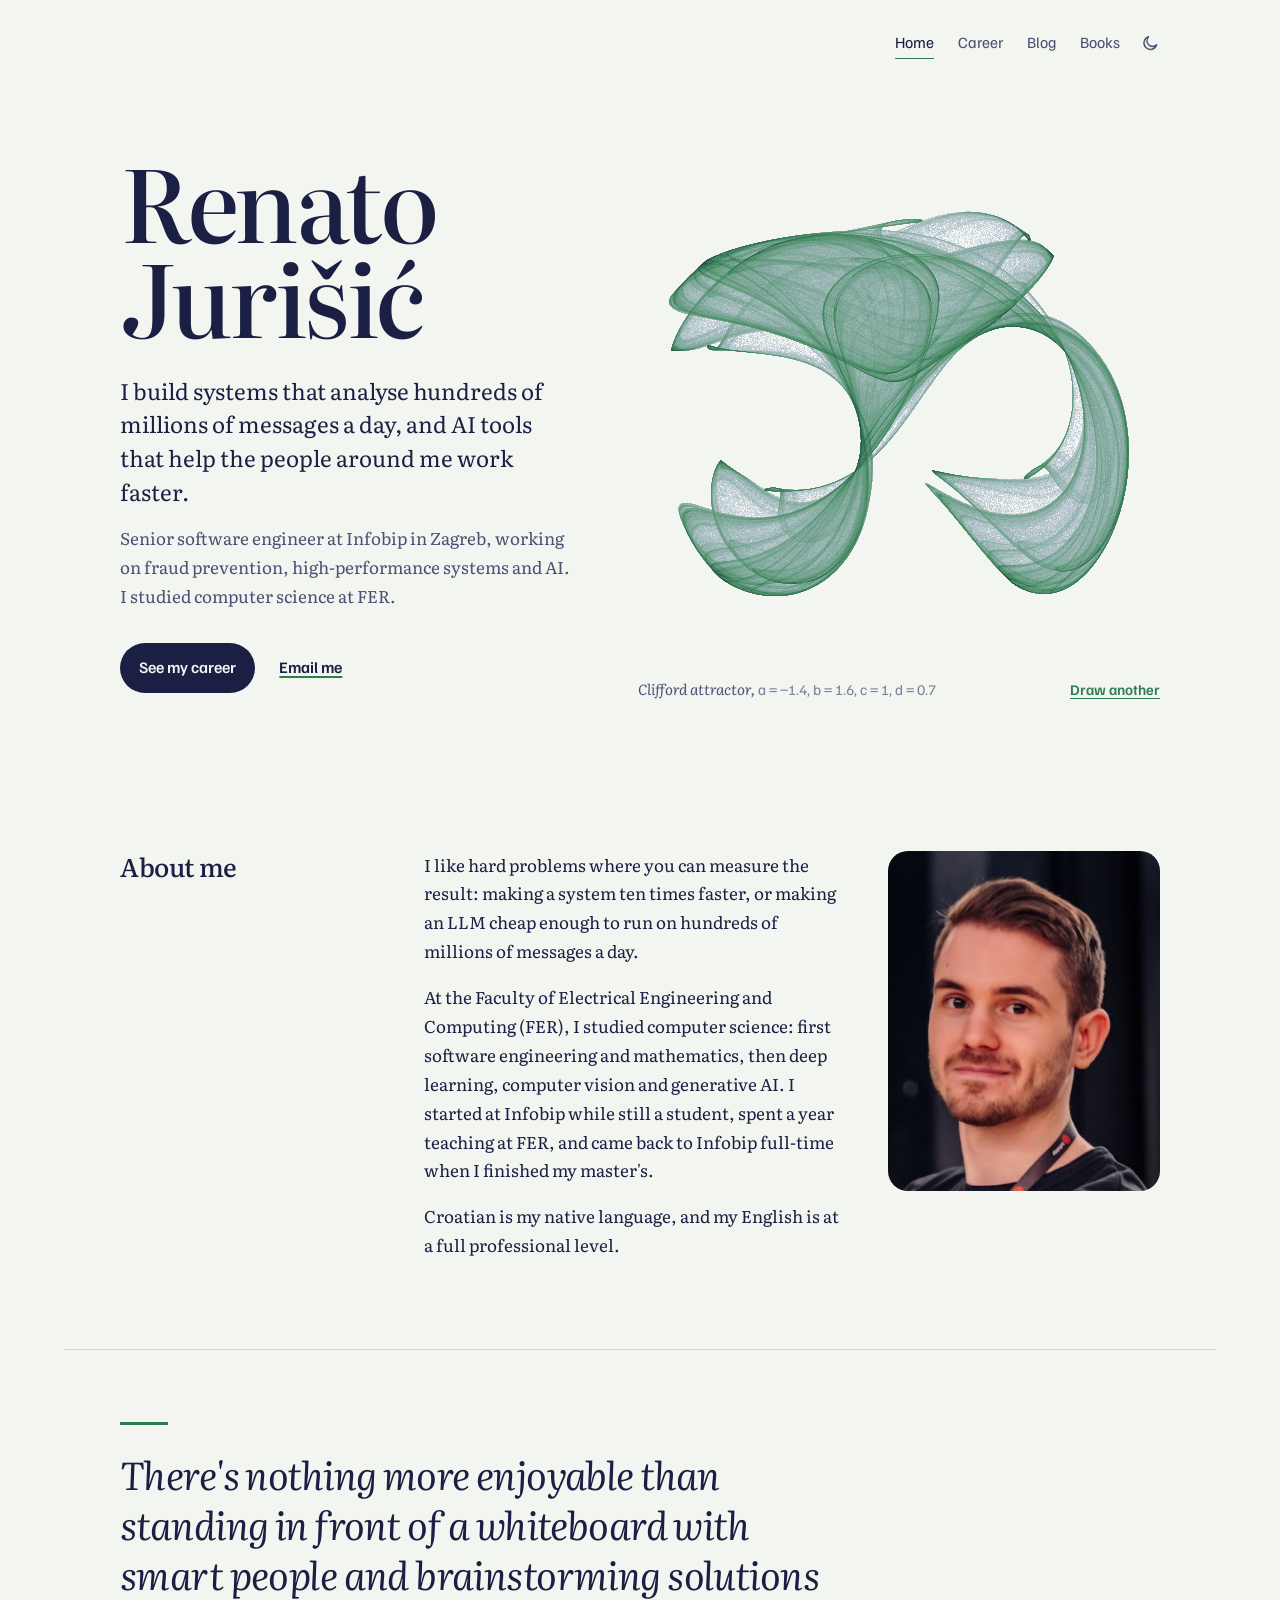
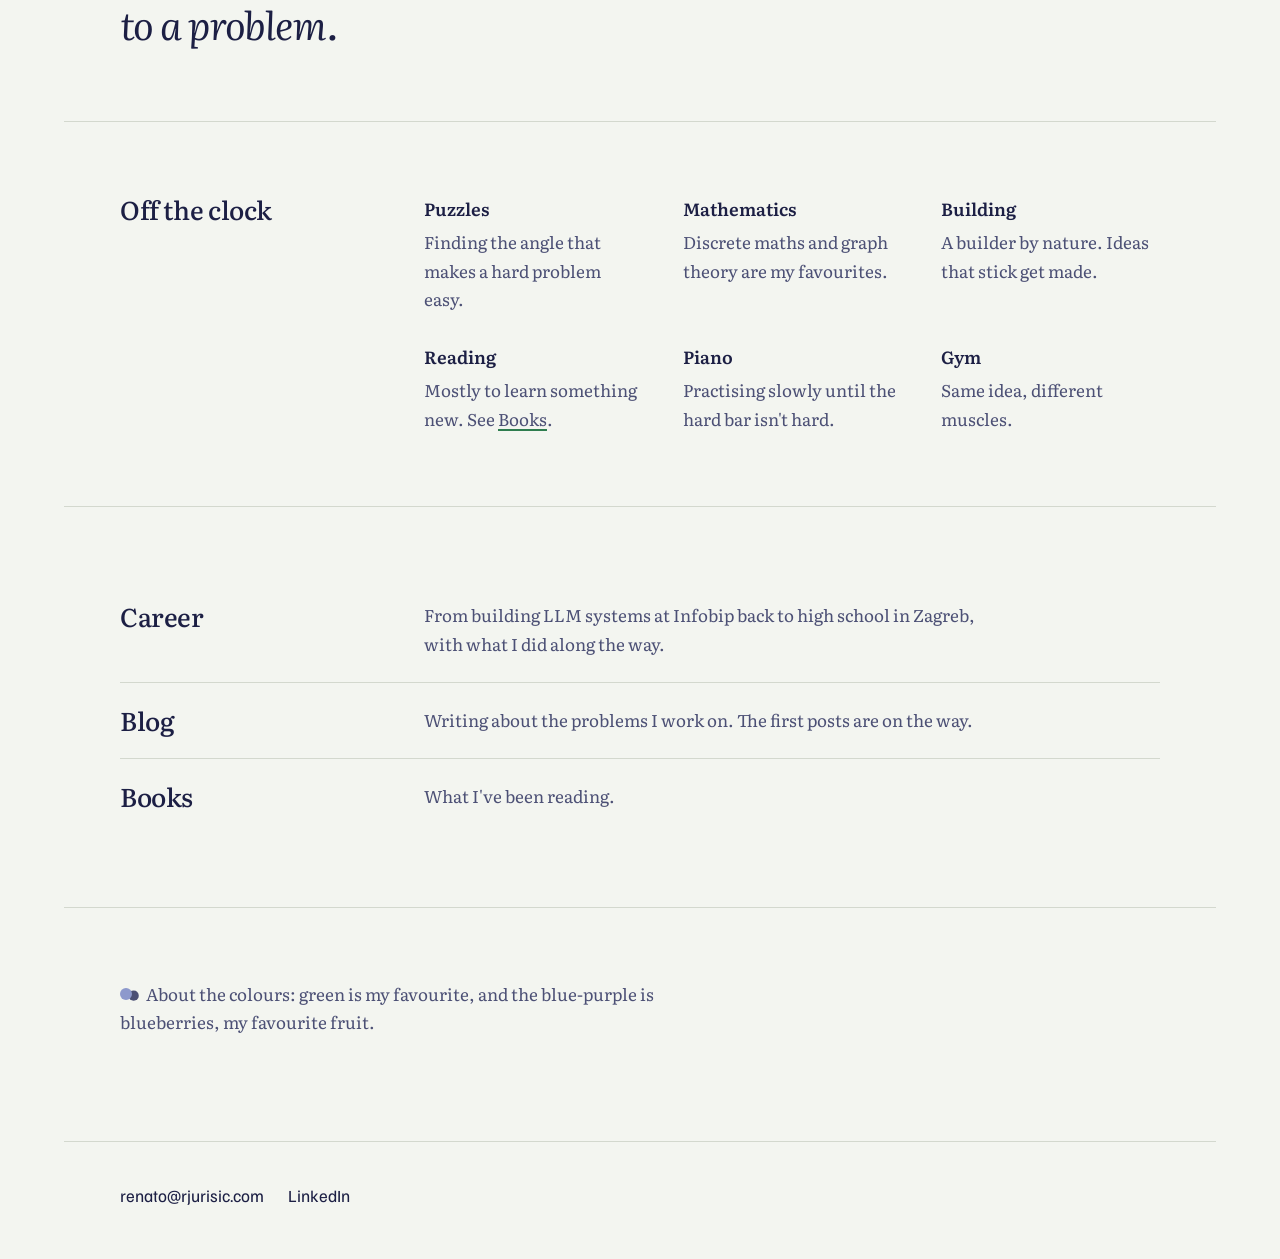
<file: index.html>
<!doctype html>
<html lang="en">
<head>
<meta charset="utf-8">
<meta name="viewport" content="width=device-width, initial-scale=1">
<link rel="icon" href="images/favicon.svg" type="image/svg+xml">
<link rel="icon" href="images/favicon.png" type="image/png" sizes="32x32">
<link rel="apple-touch-icon" href="images/apple-touch-icon.png">
<title>Renato Jurišić</title>
<meta name="description" content="Renato Jurišić, senior software engineer at Infobip in Zagreb, working on fraud prevention, high-performance systems and AI.">
<meta property="og:type" content="website">
<meta property="og:site_name" content="Renato Jurišić">
<meta property="og:title" content="Renato Jurišić">
<meta property="og:description" content="Renato Jurišić, senior software engineer at Infobip in Zagreb, working on fraud prevention, high-performance systems and AI.">
<meta property="og:image" content="https://rjurisic.com/images/og.png">
<meta property="og:image:width" content="1200">
<meta property="og:image:height" content="630">
<meta property="og:image:alt" content="Renato Jurišić, senior software engineer in Zagreb, beside a green strange attractor.">
<meta name="twitter:card" content="summary_large_image">
<link rel="preconnect" href="https://fonts.googleapis.com">
<link rel="preconnect" href="https://fonts.gstatic.com" crossorigin>
<link href="https://fonts.googleapis.com/css2?family=Familjen+Grotesk:wght@400;600&family=Literata:ital,opsz,wght@0,7..72,400;0,7..72,500;0,7..72,600;1,7..72,400&display=swap" rel="stylesheet">
<link rel="stylesheet" href="css/styles.css">
<script src="js/site.js"></script>
<style>
  .hero {
    display: grid;
    grid-template-columns: minmax(0, 1fr) minmax(0, 1.15fr);
    gap: 2rem clamp(2rem, 5vw, 4rem);
    align-items: center;
    padding-top: clamp(1.5rem, 5vw, 3.5rem);
    padding-bottom: clamp(2.5rem, 6vw, 5rem);
  }

  .hero h1 {
    font-size: clamp(3rem, 8.5vw, 6.25rem);
    font-weight: 500;
    line-height: 0.95;
    letter-spacing: -0.035em;
    margin: 0 0 2rem;
  }
  .hero h1 span { display: block; }

  .hero .lede {
    font-size: clamp(1.2rem, 2vw, 1.4rem);
    line-height: 1.5;
    max-width: 30rem;
    margin-bottom: 1rem;
  }
  .hero .sub {
    color: var(--ink-soft);
    max-width: 30rem;
    margin-bottom: 2rem;
  }

  .figure { margin: 0; }
  .figure canvas {
    display: block;
    width: 100%;
    aspect-ratio: 1 / 1;
    background: var(--paper);
  }
  /* The caption wraps in its own column, so "Draw another" never moves */
  .figure figcaption {
    display: grid;
    grid-template-columns: minmax(0, 1fr) auto;
    align-items: baseline;
    gap: 1rem;
    margin-top: 0.75rem;
    font-family: var(--sans);
    font-size: 0.92rem;
    color: var(--ink-faint);
  }
  .figure figcaption em {
    font-family: var(--serif);
    color: var(--ink-soft);
  }
  .redraw {
    font-family: var(--sans);
    font-size: 0.92rem;
    font-weight: 600;
    background: none;
    border: 0;
    padding: 0;
    color: var(--leaf);
    text-decoration: underline;
    text-underline-offset: 0.2em;
    white-space: nowrap;
    cursor: pointer;
  }
  .redraw:hover { color: var(--ink); }

  @media (max-width: 860px) {
    .hero { grid-template-columns: 1fr; }
    .figure { max-width: 30rem; }
  }

  /* About */
  .about {
    display: grid;
    grid-template-columns: 16rem minmax(0, 1fr) minmax(0, 17rem);
    gap: 1.5rem 3rem;
    align-items: start;
  }
  .about .prose { max-width: var(--measure); }
  .portrait { margin: 0; }
  .portrait img {
    display: block;
    width: 100%;
    height: auto;
    aspect-ratio: 4 / 5;
    object-fit: cover;
    border-radius: 1.25rem;
    background: var(--paper-deep);
  }
  @media (max-width: 960px) {
    .about { grid-template-columns: 16rem minmax(0, 1fr); }
    .portrait { grid-column: 2; max-width: 17rem; }
  }
  @media (max-width: 760px) {
    .about { grid-template-columns: 1fr; }
    .portrait { grid-column: auto; }
  }

  blockquote {
    margin: 0;
    padding: 0;
    font-size: clamp(1.6rem, 3.6vw, 2.4rem);
    line-height: 1.3;
    letter-spacing: -0.015em;
    font-style: italic;
    max-width: 46rem;
  }
  blockquote p { margin: 0; }
  blockquote::before {
    content: "";
    display: block;
    width: 3rem;
    height: 3px;
    background: var(--leaf);
    margin-bottom: 1.5rem;
  }

  .off-hours {
    display: grid;
    grid-template-columns: repeat(auto-fit, minmax(13rem, 1fr));
    gap: 1.75rem 2.5rem;
  }
  .off-hours h3 { font-size: 1.1rem; font-weight: 600; margin: 0 0 0.25rem; }
  .off-hours p { margin: 0; color: var(--ink-soft); }

  /* Directory */
  .directory {
    list-style: none;
    margin: 0;
    padding: 0;
  }
  .directory li:last-child { border-bottom: 0; }
  .directory li { border-bottom: 1px solid var(--rule); }
  .directory a {
    display: grid;
    grid-template-columns: 16rem minmax(0, 1fr);
    gap: 0.25rem 3rem;
    padding: 1.4rem 0;
    text-decoration: none;
  }
  .directory .name {
    font-size: 1.6rem;
    font-weight: 500;
    letter-spacing: -0.015em;
    line-height: 1.2;
  }
  .directory .what { color: var(--ink-soft); max-width: var(--measure); align-self: center; }
  .directory a:hover .name { color: var(--leaf); }
  @media (max-width: 760px) {
    .directory a { grid-template-columns: 1fr; }
  }

  .colours {
    color: var(--ink-soft);
    max-width: var(--measure);
    margin: 0;
  }
  .berry {
    display: inline-block;
    width: 0.7em;
    height: 0.7em;
    border-radius: 50%;
    background: var(--bloom);
    box-shadow: 0.45em 0.1em 0 -0.05em var(--ink-soft);
    margin-right: 0.85em;
    vertical-align: 0.02em;
  }
</style>
</head>
<body class="home">

<header class="site-header wrap">
  <a class="site-name" href="index.html">Renato Jurišić</a>
  <nav class="site-nav" aria-label="Main">
    <a href="index.html" aria-current="page">Home</a>
    <a href="career.html">Career</a>
    <a href="blog.html">Blog</a>
    <a href="books.html">Books</a>
  </nav>
  <button class="theme-toggle" type="button" aria-label="Switch to dark mode">
    <svg class="icon-moon" viewBox="0 0 24 24" aria-hidden="true"><path d="M20.5 14.1A8.5 8.5 0 1 1 9.9 3.5a6.6 6.6 0 0 0 10.6 10.6z"/></svg>
    <svg class="icon-sun" viewBox="0 0 24 24" aria-hidden="true"><circle cx="12" cy="12" r="4.2"/><path d="M12 2v2.2M12 19.8V22M2 12h2.2M19.8 12H22M4.9 4.9l1.6 1.6M17.5 17.5l1.6 1.6M4.9 19.1l1.6-1.6M17.5 6.5l1.6-1.6"/></svg>
  </button>
</header>

<main>
  <section class="hero wrap">
    <div>
      <h1><span>Renato</span> <span>Jurišić</span></h1>
      <p class="lede">I build systems that analyse hundreds of millions of messages a day, and AI tools that help the people around me work faster.</p>
      <p class="sub">Senior software engineer at Infobip in Zagreb, working on fraud prevention, high-performance systems and AI. I studied computer science at FER.</p>
      <div class="actions">
        <a class="button" href="career.html">See my career</a>
        <a class="text-link" href="mailto:renato@rjurisic.com">Email me</a>
      </div>
    </div>

    <figure class="figure">
      <canvas id="attractor" role="img" aria-label="A Clifford attractor, drawn from millions of points in green and blueberry tones."></canvas>
      <figcaption>
        <span><em id="attractor-name">Clifford attractor,</em> <span id="attractor-params"></span></span>
        <button class="redraw" id="attractor-redraw" type="button">Draw another</button>
      </figcaption>
    </figure>
  </section>

  <section class="section wrap">
    <div class="about">
      <h2 class="section-head">About me</h2>
      <div class="prose">
        <p>I like hard problems where you can measure the result: making a system ten times faster, or making an LLM cheap enough to run on hundreds of millions of messages a day.</p>
        <p>At the Faculty of Electrical Engineering and Computing (FER), I studied computer science: first software engineering and mathematics, then deep learning, computer vision and generative AI. I started at Infobip while still a student, spent a year teaching at FER, and came back to Infobip full-time when I finished my master's.</p>
        <p>Croatian is my native language, and my English is at a full professional level.</p>
      </div>
      <figure class="portrait">
        <img src="images/portrait.jpg" width="800" height="1000" alt="Renato Jurišić, smiling, in a black T-shirt with a conference lanyard.">
      </figure>
    </div>
  </section>

  <section class="section wrap">
    <blockquote>
      <p>There's nothing more enjoyable than standing in front of a whiteboard with smart people and brainstorming solutions to a problem.</p>
    </blockquote>
  </section>

  <section class="section wrap">
    <div class="split">
      <h2 class="section-head">Off the clock</h2>
      <div class="off-hours">
        <div>
          <h3>Puzzles</h3>
          <p>Finding the angle that makes a hard problem easy.</p>
        </div>
        <div>
          <h3>Mathematics</h3>
          <p>Discrete maths and graph theory are my favourites.</p>
        </div>
        <div>
          <h3>Building</h3>
          <p>A builder by nature. Ideas that stick get made.</p>
        </div>
        <div>
          <h3>Reading</h3>
          <p>Mostly to learn something new. See <a href="books.html">Books</a>.</p>
        </div>
        <div>
          <h3>Piano</h3>
          <p>Practising slowly until the hard bar isn't hard.</p>
        </div>
        <div>
          <h3>Gym</h3>
          <p>Same idea, different muscles.</p>
        </div>
      </div>
    </div>
  </section>

  <section class="section wrap">
    <ul class="directory">
      <li><a href="career.html"><span class="name">Career</span><span class="what">From building LLM systems at Infobip back to high school in Zagreb, with what I did along the way.</span></a></li>
      <li><a href="blog.html"><span class="name">Blog</span><span class="what">Writing about the problems I work on. The first posts are on the way.</span></a></li>
      <li><a href="books.html"><span class="name">Books</span><span class="what">What I've been reading.</span></a></li>
    </ul>
  </section>

  <section class="section wrap">
    <p class="colours"><span class="berry" aria-hidden="true"></span>About the colours: green is my favourite, and the blue-purple is blueberries, my favourite fruit.</p>
  </section>
</main>

<footer class="site-footer wrap">
  <ul>
    <li><a href="mailto:renato@rjurisic.com">renato@rjurisic.com</a></li>
    <li><a href="https://linkedin.com/in/renato-jurisic5">LinkedIn</a></li>
  </ul>
</footer>

<script src="js/attractor.js"></script>
</body>
</html>
</file>
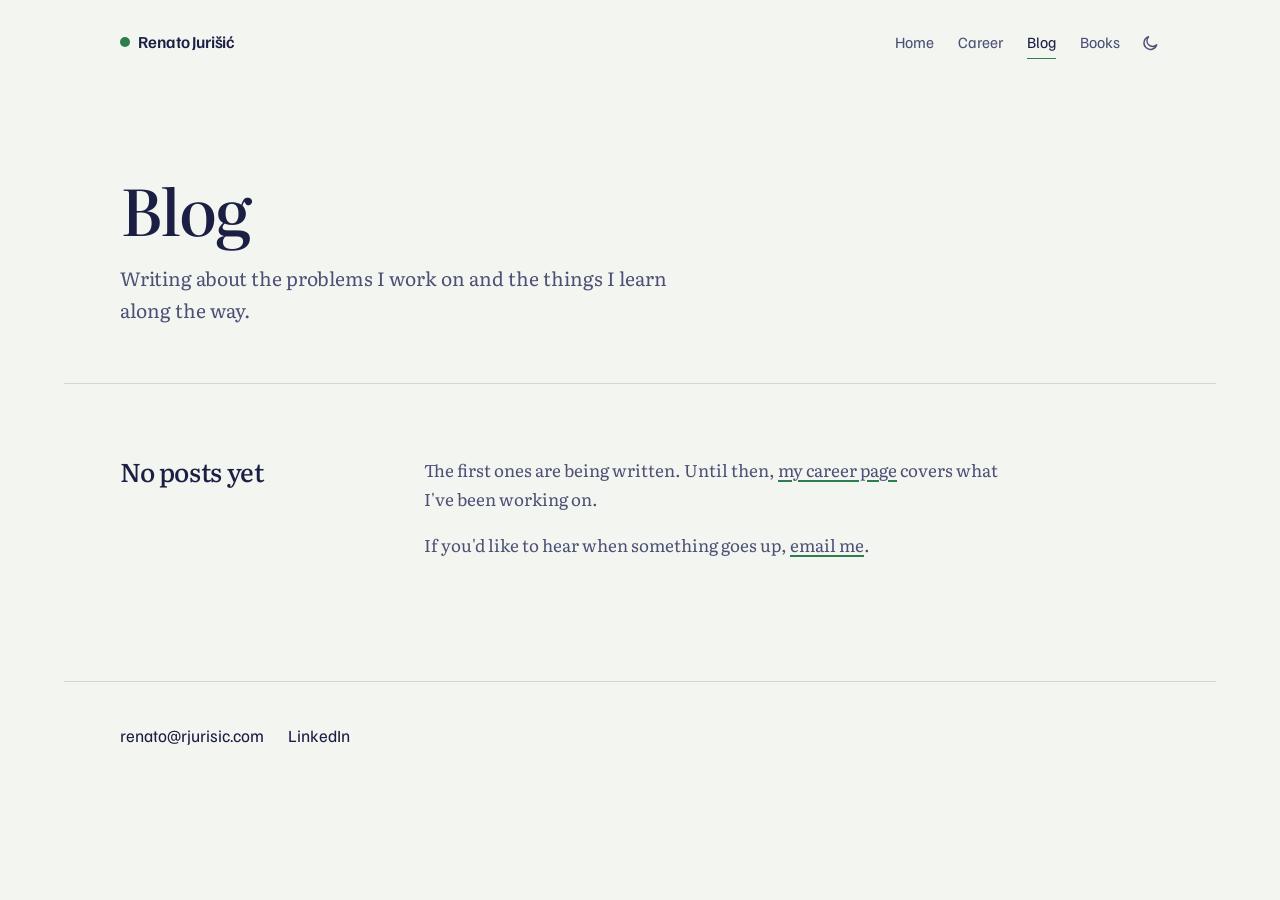
<file: blog.html>
<!doctype html>
<html lang="en">
<head>
<meta charset="utf-8">
<meta name="viewport" content="width=device-width, initial-scale=1">
<link rel="icon" href="images/favicon.svg" type="image/svg+xml">
<link rel="icon" href="images/favicon.png" type="image/png" sizes="32x32">
<link rel="apple-touch-icon" href="images/apple-touch-icon.png">
<title>Blog · Renato Jurišić</title>
<meta name="description" content="Writing by Renato Jurišić.">
<meta property="og:type" content="website">
<meta property="og:site_name" content="Renato Jurišić">
<meta property="og:title" content="Blog · Renato Jurišić">
<meta property="og:description" content="Writing by Renato Jurišić.">
<meta property="og:image" content="https://rjurisic.com/images/og.png">
<meta property="og:image:width" content="1200">
<meta property="og:image:height" content="630">
<meta property="og:image:alt" content="Renato Jurišić, senior software engineer in Zagreb, beside a green strange attractor.">
<meta name="twitter:card" content="summary_large_image">
<link rel="preconnect" href="https://fonts.googleapis.com">
<link rel="preconnect" href="https://fonts.gstatic.com" crossorigin>
<link href="https://fonts.googleapis.com/css2?family=Familjen+Grotesk:wght@400;600&family=Literata:ital,opsz,wght@0,7..72,400;0,7..72,500;0,7..72,600;1,7..72,400&display=swap" rel="stylesheet">
<link rel="stylesheet" href="css/styles.css">
<script src="js/site.js"></script>
<style>
  .posts {
    list-style: none;
    margin: 0;
    padding: 0;
  }
  .post a {
    display: grid;
    grid-template-columns: 16rem minmax(0, 1fr);
    gap: 0.25rem 3rem;
    padding: 2rem 0;
    border-bottom: 1px solid var(--rule);
    text-decoration: none;
  }
  .post time {
    font-family: var(--sans);
    color: var(--ink-faint);
    padding-top: 0.3rem;
  }
  .post h2 {
    font-size: clamp(1.4rem, 2.6vw, 1.75rem);
    font-weight: 500;
    letter-spacing: -0.015em;
    line-height: 1.2;
    margin: 0 0 0.4rem;
  }
  .post p { margin: 0; color: var(--ink-soft); max-width: var(--measure); }
  .post a:hover h2 { color: var(--leaf); }
  @media (max-width: 760px) {
    .post a { grid-template-columns: 1fr; }
  }

  .empty {
    display: grid;
    grid-template-columns: 16rem minmax(0, 1fr);
    gap: 1rem 3rem;
  }
  .empty h2 {
    font-size: 1.6rem;
    font-weight: 500;
    letter-spacing: -0.015em;
    line-height: 1.2;
    margin: 0;
  }
  .empty p { max-width: var(--measure); color: var(--ink-soft); }
  @media (max-width: 760px) {
    .empty { grid-template-columns: 1fr; }
  }
</style>
</head>
<body>

<header class="site-header wrap">
  <a class="site-name" href="index.html">Renato Jurišić</a>
  <nav class="site-nav" aria-label="Main">
    <a href="index.html">Home</a>
    <a href="career.html">Career</a>
    <a href="blog.html" aria-current="page">Blog</a>
    <a href="books.html">Books</a>
  </nav>
  <button class="theme-toggle" type="button" aria-label="Switch to dark mode">
    <svg class="icon-moon" viewBox="0 0 24 24" aria-hidden="true"><path d="M20.5 14.1A8.5 8.5 0 1 1 9.9 3.5a6.6 6.6 0 0 0 10.6 10.6z"/></svg>
    <svg class="icon-sun" viewBox="0 0 24 24" aria-hidden="true"><circle cx="12" cy="12" r="4.2"/><path d="M12 2v2.2M12 19.8V22M2 12h2.2M19.8 12H22M4.9 4.9l1.6 1.6M17.5 17.5l1.6 1.6M4.9 19.1l1.6-1.6M17.5 6.5l1.6-1.6"/></svg>
  </button>
</header>

<main>
  <div class="page-intro wrap">
    <h1>Blog</h1>
    <p>Writing about the problems I work on and the things I learn along the way.</p>
  </div>

  <section class="section wrap">
    <!--
      When the first post is ready: delete the .empty block below and add
      posts to this list, newest first.

    <ol class="posts">
      <li class="post">
        <a href="blog/post-slug.html">
          <time datetime="2026-11-01">1 November 2026</time>
          <div>
            <h2>Post title</h2>
            <p>One or two sentences on what the post is about.</p>
          </div>
        </a>
      </li>
    </ol>
    -->

    <div class="empty">
      <h2>No posts yet</h2>
      <div>
        <p>The first ones are being written. Until then, <a href="career.html">my career page</a> covers what I've been working on.</p>
        <p>If you'd like to hear when something goes up, <a href="mailto:renato@rjurisic.com">email me</a>.</p>
      </div>
    </div>
  </section>
</main>

<footer class="site-footer wrap">
  <ul>
    <li><a href="mailto:renato@rjurisic.com">renato@rjurisic.com</a></li>
    <li><a href="https://linkedin.com/in/renato-jurisic5">LinkedIn</a></li>
  </ul>
</footer>

</body>
</html>
</file>
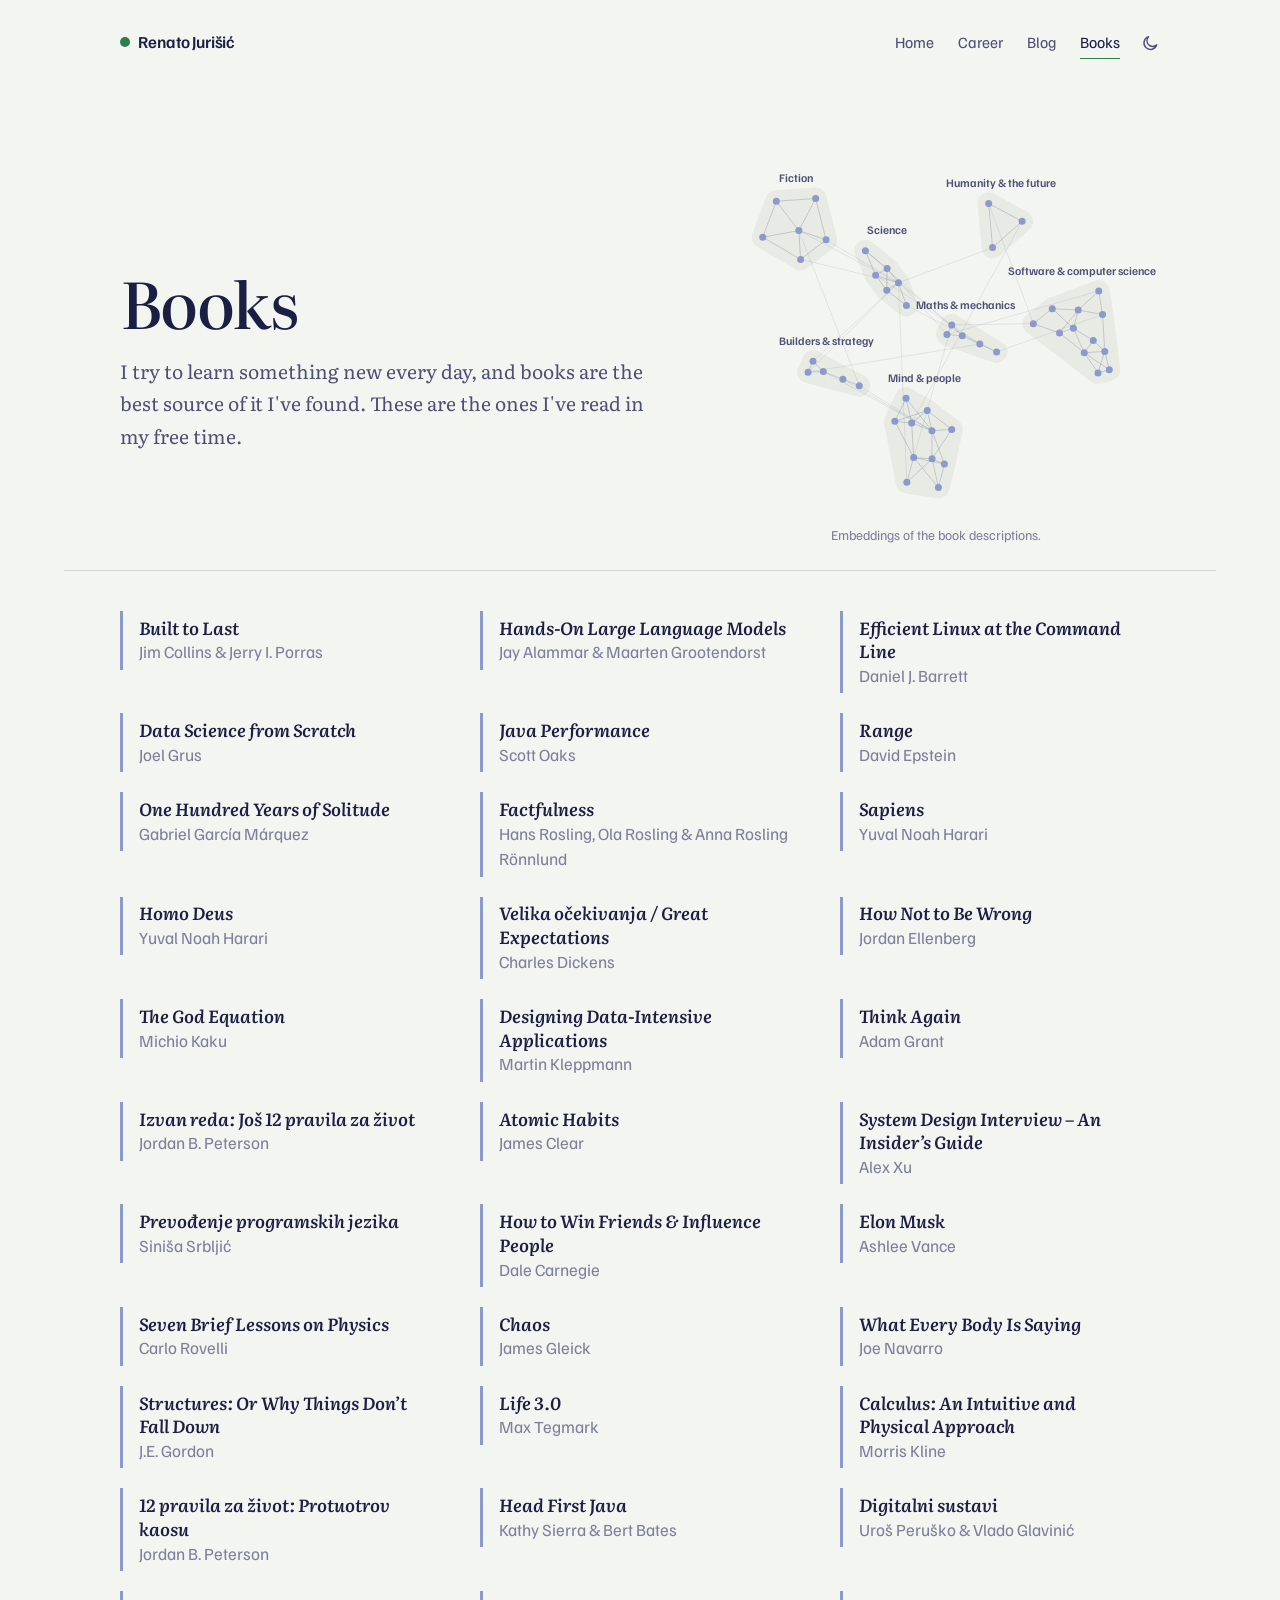
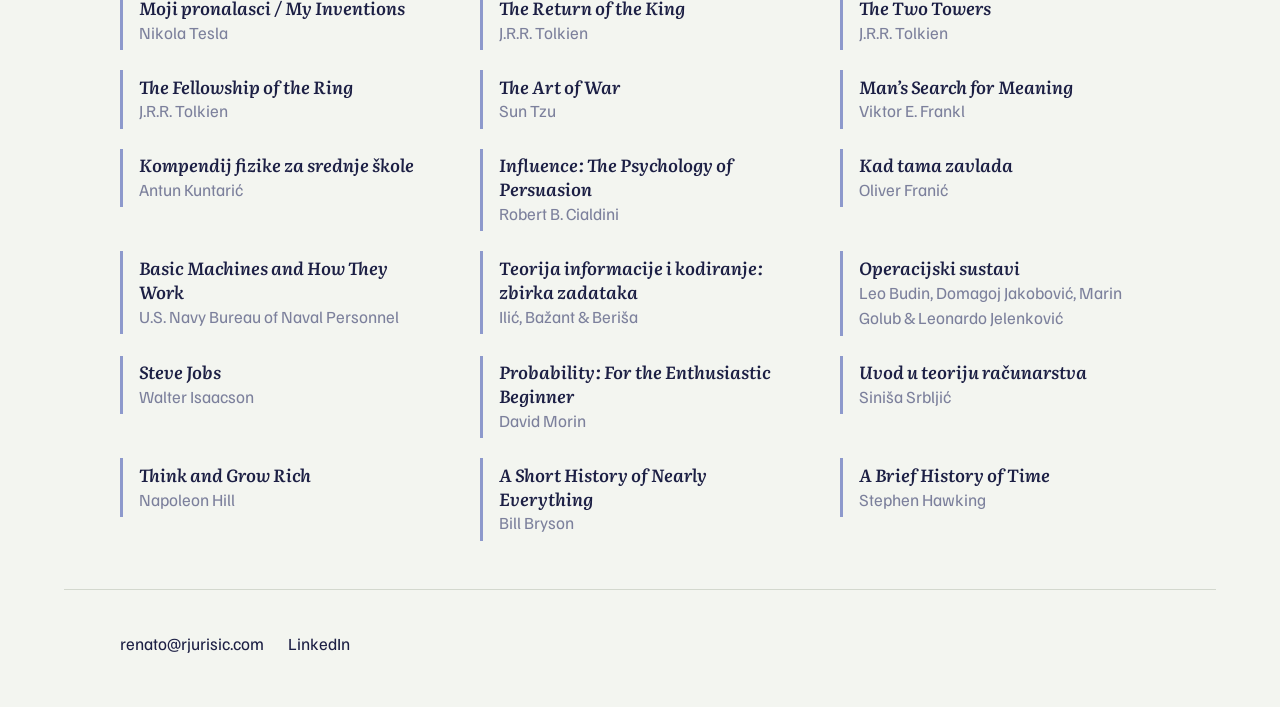
<file: books.html>
<!doctype html>
<html lang="en">
<head>
<meta charset="utf-8">
<meta name="viewport" content="width=device-width, initial-scale=1">
<link rel="icon" href="images/favicon.svg" type="image/svg+xml">
<link rel="icon" href="images/favicon.png" type="image/png" sizes="32x32">
<link rel="apple-touch-icon" href="images/apple-touch-icon.png">
<title>Books · Renato Jurišić</title>
<meta name="description" content="Books Renato Jurišić has read.">
<meta property="og:type" content="website">
<meta property="og:site_name" content="Renato Jurišić">
<meta property="og:title" content="Books · Renato Jurišić">
<meta property="og:description" content="Books Renato Jurišić has read.">
<meta property="og:image" content="https://rjurisic.com/images/og.png">
<meta property="og:image:width" content="1200">
<meta property="og:image:height" content="630">
<meta property="og:image:alt" content="Renato Jurišić, senior software engineer in Zagreb, beside a green strange attractor.">
<meta name="twitter:card" content="summary_large_image">
<link rel="preconnect" href="https://fonts.googleapis.com">
<link rel="preconnect" href="https://fonts.gstatic.com" crossorigin>
<link href="https://fonts.googleapis.com/css2?family=Familjen+Grotesk:wght@400;600&family=Literata:ital,opsz,wght@0,7..72,400;0,7..72,500;0,7..72,600;1,7..72,400&display=swap" rel="stylesheet">
<link rel="stylesheet" href="css/styles.css">
<script src="js/site.js"></script>
<script src="js/bookmap.js" defer></script>
<style>
  .shelf {
    list-style: none;
    margin: 0;
    padding: 2.5rem 0 1rem;
    display: grid;
    grid-template-columns: repeat(auto-fill, minmax(17rem, 1fr));
    gap: 1.25rem 2.5rem;
    align-items: start;
  }
  .book {
    padding: 0.3rem 0.75rem 0.3rem 1rem;   /* room for the highlight */
    border-left: 3px solid var(--bloom);
  }
  .book cite {
    display: block;
    font-size: 1.1rem;
    font-weight: 600;
    font-style: italic;
    line-height: 1.35;
  }
  .book .author { display: block; line-height: 1.5; font-family: var(--sans); color: var(--ink-faint); }
  /* ── Book map ── */
  .books-intro {
    display: grid;
    grid-template-columns: minmax(0, 1fr) minmax(0, 28rem);
    gap: 2rem 4rem;
    align-items: center;
  }
  /* The intro sticks as you scroll: the text fades, the map slides to the
     middle and stays at the top over the shelf (see the end of bookmap.js) */
  .books-intro {
    position: sticky;
    z-index: 2;
    padding-bottom: 1.5rem;   /* the docked band stays short */
    background: var(--paper);
  }
  .bookmap-figure {
    margin: 0;
    width: min(100%, 52vh);   /* short screens: keep room for the shelf below */
    justify-self: end;
  }
  .bookmap-figure figcaption {
    margin-top: 0.75rem;
    font-family: var(--sans);
    font-size: 0.85rem;
    color: var(--ink-faint);
    text-align: center;
    text-wrap: balance;
  }
  .bookmap {
    position: relative;
    margin: 0;
  }
  .bookmap svg { display: block; width: 100%; height: 100%; overflow: visible; }
  .bookmap .hulls polygon {
    fill: var(--paper-deep);
    stroke: var(--paper-deep);
    stroke-width: 22;   /* reaches past the outermost books */
    stroke-linejoin: round;
    vector-effect: non-scaling-stroke;
  }
  .bookmap .links line {
    stroke: var(--ink-faint);
    stroke-opacity: 0.35;
    stroke-width: 1;
    vector-effect: non-scaling-stroke;
    transition: stroke-opacity 0.15s;
  }
  .bookmap .nodes circle {
    fill: var(--bloom);
    stroke: transparent;
    stroke-width: 14;   /* bigger target for the pointer */
    vector-effect: non-scaling-stroke;
    cursor: pointer;
    transition: fill 0.15s, opacity 0.15s;
  }
  .bookmap .links line.across { stroke-opacity: 0.16; }
  .bookmap.is-focused .links line { stroke-opacity: 0.08; }
  .bookmap.is-focused .links line.on { stroke: var(--leaf); stroke-opacity: 0.9; stroke-width: 1.5; }
  .bookmap.is-focused .nodes circle { opacity: 0.35; }
  .bookmap .nodes circle.near { opacity: 1; fill: var(--leaf); }
  .bookmap .nodes circle.on { opacity: 1; fill: var(--ink); }
  .bookmap-label {
    position: absolute;
    transform: translate(-50%, -100%);
    font-family: var(--sans);
    font-size: 0.72rem;
    font-weight: 600;
    line-height: 1.2;
    color: var(--ink-soft);
    white-space: nowrap;
    pointer-events: none;
  }
  .bookmap-tip {
    position: absolute;
    z-index: 1;
    transform: translate(-50%, calc(-100% - 14px));
    max-width: 17rem;
    padding: 0.55rem 0.8rem;
    background: var(--ink);
    color: var(--paper);
    border-radius: 0.5rem;
    line-height: 1.35;
    pointer-events: none;
  }
  .bookmap-tip.below { transform: translate(-50%, 14px); }
  .bookmap-tip.left { transform: translate(calc(-100% + 1rem), calc(-100% - 14px)); }
  .bookmap-tip.right { transform: translate(-1rem, calc(-100% - 14px)); }
  .bookmap-tip.below.left { transform: translate(calc(-100% + 1rem), 14px); }
  .bookmap-tip.below.right { transform: translate(-1rem, 14px); }
  .bookmap-tip cite { display: block; font-weight: 600; }
  .bookmap-tip .author { display: block; font-family: var(--sans); font-size: 0.85rem; opacity: 0.75; }
  .book.is-lit { border-left-color: var(--ink); background: var(--leaf-soft); }
  .book { transition: border-color 0.15s, background-color 0.15s; }

  @media (max-width: 760px) {
    .books-intro { grid-template-columns: 1fr; }
    .bookmap-figure { width: min(100%, 44vh); justify-self: center; }
  }
</style>
</head>
<body>

<header class="site-header wrap">
  <a class="site-name" href="index.html">Renato Jurišić</a>
  <nav class="site-nav" aria-label="Main">
    <a href="index.html">Home</a>
    <a href="career.html">Career</a>
    <a href="blog.html">Blog</a>
    <a href="books.html" aria-current="page">Books</a>
  </nav>
  <button class="theme-toggle" type="button" aria-label="Switch to dark mode">
    <svg class="icon-moon" viewBox="0 0 24 24" aria-hidden="true"><path d="M20.5 14.1A8.5 8.5 0 1 1 9.9 3.5a6.6 6.6 0 0 0 10.6 10.6z"/></svg>
    <svg class="icon-sun" viewBox="0 0 24 24" aria-hidden="true"><circle cx="12" cy="12" r="4.2"/><path d="M12 2v2.2M12 19.8V22M2 12h2.2M19.8 12H22M4.9 4.9l1.6 1.6M17.5 17.5l1.6 1.6M4.9 19.1l1.6-1.6M17.5 6.5l1.6-1.6"/></svg>
  </button>
</header>

<main>
  <div class="books-stage">
  <div class="page-intro books-intro wrap">
    <div class="books-intro-text">
      <h1>Books</h1>
      <p>I try to learn something new every day, and books are the best source of it I've found. These are the ones I've read in my free time.</p>
    </div>
    <figure class="bookmap-figure">
      <!-- bookmap:start: generated from tools/books.json by tools/book_graph.py -->
      <div class="bookmap" id="bookmap" style="aspect-ratio: 1600 / 1200">
        <svg viewBox="0 0 1600 1200" aria-hidden="true">
          <g class="hulls">
            <polygon points="1147.6,530.9 1215.1,477.3 1381.2,414.2 1394.7,498.4 1418.8,695.7 1378.5,707"/>
            <polygon points="653.1,879.8 692.9,797.5 768.7,841.5 856.1,908.5 830,1032.5 808.6,1116 695.8,1097.4"/>
            <polygon points="547.9,270.2 625.3,333.8 665.9,384.8 694.4,466 624.3,412 584.4,357.9"/>
            <polygon points="181.2,222.3 229.7,93.6 370.2,84 407.4,231.5 316.5,301.4"/>
            <polygon points="343.2,704.1 360.6,664.9 526,752.5"/>
            <polygon points="839,569.7 856.3,535.4 1016.4,631.9"/>
            <polygon points="988.1,101.9 1107.4,165.5 1002,259.1"/>
          </g>
          <g class="links">
            <line x1="467.5" y1="729.6" x2="397.5" y2="702.1" data-a="0" data-b="20"/>
            <line x1="467.5" y1="729.6" x2="526" y2="752.5" data-a="0" data-b="34"/>
            <line x1="467.5" y1="729.6" x2="785.6" y2="913.2" data-a="0" data-b="45" class="across"/>
            <line x1="1215.1" y1="477.3" x2="1147.6" y2="530.9" data-a="1" data-b="3"/>
            <line x1="1215.1" y1="477.3" x2="1290.7" y2="547.5" data-a="1" data-b="18"/>
            <line x1="1215.1" y1="477.3" x2="1308" y2="482.5" data-a="1" data-b="44"/>
            <line x1="1361.7" y1="590.9" x2="1329.5" y2="634.9" data-a="2" data-b="4"/>
            <line x1="1361.7" y1="590.9" x2="1290.7" y2="547.5" data-a="2" data-b="18"/>
            <line x1="1361.7" y1="590.9" x2="1402.7" y2="630" data-a="2" data-b="41"/>
            <line x1="1147.6" y1="530.9" x2="856.3" y2="535.4" data-a="3" data-b="11" class="across"/>
            <line x1="1147.6" y1="530.9" x2="988.1" y2="101.9" data-a="3" data-b="25" class="across"/>
            <line x1="1147.6" y1="530.9" x2="1241.1" y2="564.2" data-a="3" data-b="28"/>
            <line x1="1329.5" y1="634.9" x2="1378.5" y2="707" data-a="4" data-b="13"/>
            <line x1="1329.5" y1="634.9" x2="1418.8" y2="695.7" data-a="4" data-b="17"/>
            <line x1="1329.5" y1="634.9" x2="1290.7" y2="547.5" data-a="4" data-b="18"/>
            <line x1="1329.5" y1="634.9" x2="1241.1" y2="564.2" data-a="4" data-b="28"/>
            <line x1="1329.5" y1="634.9" x2="1402.7" y2="630" data-a="4" data-b="41"/>
            <line x1="692.9" y1="797.5" x2="713.1" y2="885.4" data-a="5" data-b="15"/>
            <line x1="692.9" y1="797.5" x2="653.1" y2="879.8" data-a="5" data-b="35"/>
            <line x1="692.9" y1="797.5" x2="785.6" y2="913.2" data-a="5" data-b="45"/>
            <line x1="229.7" y1="93.6" x2="181.2" y2="222.3" data-a="6" data-b="10"/>
            <line x1="229.7" y1="93.6" x2="310.1" y2="198.6" data-a="6" data-b="31"/>
            <line x1="229.7" y1="93.6" x2="370.2" y2="84" data-a="6" data-b="38"/>
            <line x1="695.8" y1="1097.4" x2="720.2" y2="1008.8" data-a="7" data-b="14"/>
            <line x1="695.8" y1="1097.4" x2="786" y2="1013.8" data-a="7" data-b="19"/>
            <line x1="695.8" y1="1097.4" x2="665.9" y2="384.8" data-a="7" data-b="46" class="across"/>
            <line x1="1002" y1="259.1" x2="1107.4" y2="165.5" data-a="8" data-b="9"/>
            <line x1="1002" y1="259.1" x2="988.1" y2="101.9" data-a="8" data-b="25"/>
            <line x1="1002" y1="259.1" x2="665.9" y2="384.8" data-a="8" data-b="46" class="across"/>
            <line x1="1107.4" y1="165.5" x2="713.1" y2="885.4" data-a="9" data-b="15" class="across"/>
            <line x1="1107.4" y1="165.5" x2="988.1" y2="101.9" data-a="9" data-b="25"/>
            <line x1="181.2" y1="222.3" x2="310.1" y2="198.6" data-a="10" data-b="31"/>
            <line x1="181.2" y1="222.3" x2="316.5" y2="301.4" data-a="10" data-b="33"/>
            <line x1="856.3" y1="535.4" x2="720.2" y2="1008.8" data-a="11" data-b="14" class="across"/>
            <line x1="856.3" y1="535.4" x2="893.9" y2="574.2" data-a="11" data-b="26"/>
            <line x1="856.3" y1="535.4" x2="839" y2="569.7" data-a="11" data-b="43"/>
            <line x1="856.3" y1="535.4" x2="665.9" y2="384.8" data-a="11" data-b="46" class="across"/>
            <line x1="624.3" y1="412" x2="584.4" y2="357.9" data-a="12" data-b="21"/>
            <line x1="624.3" y1="412" x2="694.4" y2="466" data-a="12" data-b="24"/>
            <line x1="624.3" y1="412" x2="665.9" y2="384.8" data-a="12" data-b="46"/>
            <line x1="624.3" y1="412" x2="625.3" y2="333.8" data-a="12" data-b="47"/>
            <line x1="1378.5" y1="707" x2="1418.8" y2="695.7" data-a="13" data-b="17"/>
            <line x1="1378.5" y1="707" x2="1402.7" y2="630" data-a="13" data-b="41"/>
            <line x1="720.2" y1="1008.8" x2="713.1" y2="885.4" data-a="14" data-b="15"/>
            <line x1="720.2" y1="1008.8" x2="786" y2="1013.8" data-a="14" data-b="19"/>
            <line x1="720.2" y1="1008.8" x2="808.6" y2="1116" data-a="14" data-b="23"/>
            <line x1="720.2" y1="1008.8" x2="653.1" y2="879.8" data-a="14" data-b="35"/>
            <line x1="720.2" y1="1008.8" x2="830" y2="1032.5" data-a="14" data-b="37"/>
            <line x1="713.1" y1="885.4" x2="768.7" y2="841.5" data-a="15" data-b="27"/>
            <line x1="713.1" y1="885.4" x2="653.1" y2="879.8" data-a="15" data-b="35"/>
            <line x1="713.1" y1="885.4" x2="785.6" y2="913.2" data-a="15" data-b="45"/>
            <line x1="856.1" y1="908.5" x2="786" y2="1013.8" data-a="16" data-b="19"/>
            <line x1="856.1" y1="908.5" x2="768.7" y2="841.5" data-a="16" data-b="27"/>
            <line x1="856.1" y1="908.5" x2="785.6" y2="913.2" data-a="16" data-b="45"/>
            <line x1="1418.8" y1="695.7" x2="1402.7" y2="630" data-a="17" data-b="41"/>
            <line x1="1290.7" y1="547.5" x2="1241.1" y2="564.2" data-a="18" data-b="28"/>
            <line x1="1290.7" y1="547.5" x2="1308" y2="482.5" data-a="18" data-b="44"/>
            <line x1="786" y1="1013.8" x2="808.6" y2="1116" data-a="19" data-b="23"/>
            <line x1="786" y1="1013.8" x2="830" y2="1032.5" data-a="19" data-b="37"/>
            <line x1="786" y1="1013.8" x2="785.6" y2="913.2" data-a="19" data-b="45"/>
            <line x1="397.5" y1="702.1" x2="343.2" y2="704.1" data-a="20" data-b="30"/>
            <line x1="397.5" y1="702.1" x2="360.6" y2="664.9" data-a="20" data-b="42"/>
            <line x1="397.5" y1="702.1" x2="785.6" y2="913.2" data-a="20" data-b="45" class="across"/>
            <line x1="584.4" y1="357.9" x2="547.9" y2="270.2" data-a="21" data-b="22"/>
            <line x1="584.4" y1="357.9" x2="956.5" y2="603.7" data-a="21" data-b="36" class="across"/>
            <line x1="584.4" y1="357.9" x2="665.9" y2="384.8" data-a="21" data-b="46"/>
            <line x1="584.4" y1="357.9" x2="625.3" y2="333.8" data-a="21" data-b="47"/>
            <line x1="547.9" y1="270.2" x2="893.9" y2="574.2" data-a="22" data-b="26" class="across"/>
            <line x1="547.9" y1="270.2" x2="625.3" y2="333.8" data-a="22" data-b="47"/>
            <line x1="808.6" y1="1116" x2="830" y2="1032.5" data-a="23" data-b="37"/>
            <line x1="694.4" y1="466" x2="1016.4" y2="631.9" data-a="24" data-b="39" class="across"/>
            <line x1="694.4" y1="466" x2="665.9" y2="384.8" data-a="24" data-b="46"/>
            <line x1="893.9" y1="574.2" x2="956.5" y2="603.7" data-a="26" data-b="36"/>
            <line x1="893.9" y1="574.2" x2="839" y2="569.7" data-a="26" data-b="43"/>
            <line x1="768.7" y1="841.5" x2="653.1" y2="879.8" data-a="27" data-b="35"/>
            <line x1="768.7" y1="841.5" x2="785.6" y2="913.2" data-a="27" data-b="45"/>
            <line x1="1241.1" y1="564.2" x2="1308" y2="482.5" data-a="28" data-b="44"/>
            <line x1="1394.7" y1="498.4" x2="1016.4" y2="631.9" data-a="29" data-b="39" class="across"/>
            <line x1="1394.7" y1="498.4" x2="1381.2" y2="414.2" data-a="29" data-b="40"/>
            <line x1="1394.7" y1="498.4" x2="1402.7" y2="630" data-a="29" data-b="41"/>
            <line x1="1394.7" y1="498.4" x2="1308" y2="482.5" data-a="29" data-b="44"/>
            <line x1="343.2" y1="704.1" x2="956.5" y2="603.7" data-a="30" data-b="36" class="across"/>
            <line x1="343.2" y1="704.1" x2="360.6" y2="664.9" data-a="30" data-b="42"/>
            <line x1="343.2" y1="704.1" x2="665.9" y2="384.8" data-a="30" data-b="46" class="across"/>
            <line x1="310.1" y1="198.6" x2="407.4" y2="231.5" data-a="31" data-b="32"/>
            <line x1="310.1" y1="198.6" x2="316.5" y2="301.4" data-a="31" data-b="33"/>
            <line x1="310.1" y1="198.6" x2="526" y2="752.5" data-a="31" data-b="34" class="across"/>
            <line x1="310.1" y1="198.6" x2="370.2" y2="84" data-a="31" data-b="38"/>
            <line x1="310.1" y1="198.6" x2="665.9" y2="384.8" data-a="31" data-b="46" class="across"/>
            <line x1="407.4" y1="231.5" x2="316.5" y2="301.4" data-a="32" data-b="33"/>
            <line x1="407.4" y1="231.5" x2="370.2" y2="84" data-a="32" data-b="38"/>
            <line x1="407.4" y1="231.5" x2="665.9" y2="384.8" data-a="32" data-b="46" class="across"/>
            <line x1="316.5" y1="301.4" x2="665.9" y2="384.8" data-a="33" data-b="46" class="across"/>
            <line x1="526" y1="752.5" x2="785.6" y2="913.2" data-a="34" data-b="45" class="across"/>
            <line x1="956.5" y1="603.7" x2="1016.4" y2="631.9" data-a="36" data-b="39"/>
            <line x1="830" y1="1032.5" x2="785.6" y2="913.2" data-a="37" data-b="45"/>
            <line x1="1381.2" y1="414.2" x2="839" y2="569.7" data-a="40" data-b="43" class="across"/>
            <line x1="1381.2" y1="414.2" x2="1308" y2="482.5" data-a="40" data-b="44"/>
            <line x1="360.6" y1="664.9" x2="665.9" y2="384.8" data-a="42" data-b="46" class="across"/>
            <line x1="839" y1="569.7" x2="625.3" y2="333.8" data-a="43" data-b="47" class="across"/>
            <line x1="665.9" y1="384.8" x2="625.3" y2="333.8" data-a="46" data-b="47"/>
          </g>
          <g class="nodes">
            <circle cx="467.5" cy="729.6" r="12.5" data-node="0"/>
            <circle cx="1215.1" cy="477.3" r="12.5" data-node="1"/>
            <circle cx="1361.7" cy="590.9" r="12.5" data-node="2"/>
            <circle cx="1147.6" cy="530.9" r="12.5" data-node="3"/>
            <circle cx="1329.5" cy="634.9" r="12.5" data-node="4"/>
            <circle cx="692.9" cy="797.5" r="12.5" data-node="5"/>
            <circle cx="229.7" cy="93.6" r="12.5" data-node="6"/>
            <circle cx="695.8" cy="1097.4" r="12.5" data-node="7"/>
            <circle cx="1002" cy="259.1" r="12.5" data-node="8"/>
            <circle cx="1107.4" cy="165.5" r="12.5" data-node="9"/>
            <circle cx="181.2" cy="222.3" r="12.5" data-node="10"/>
            <circle cx="856.3" cy="535.4" r="12.5" data-node="11"/>
            <circle cx="624.3" cy="412" r="12.5" data-node="12"/>
            <circle cx="1378.5" cy="707" r="12.5" data-node="13"/>
            <circle cx="720.2" cy="1008.8" r="12.5" data-node="14"/>
            <circle cx="713.1" cy="885.4" r="12.5" data-node="15"/>
            <circle cx="856.1" cy="908.5" r="12.5" data-node="16"/>
            <circle cx="1418.8" cy="695.7" r="12.5" data-node="17"/>
            <circle cx="1290.7" cy="547.5" r="12.5" data-node="18"/>
            <circle cx="786" cy="1013.8" r="12.5" data-node="19"/>
            <circle cx="397.5" cy="702.1" r="12.5" data-node="20"/>
            <circle cx="584.4" cy="357.9" r="12.5" data-node="21"/>
            <circle cx="547.9" cy="270.2" r="12.5" data-node="22"/>
            <circle cx="808.6" cy="1116" r="12.5" data-node="23"/>
            <circle cx="694.4" cy="466" r="12.5" data-node="24"/>
            <circle cx="988.1" cy="101.9" r="12.5" data-node="25"/>
            <circle cx="893.9" cy="574.2" r="12.5" data-node="26"/>
            <circle cx="768.7" cy="841.5" r="12.5" data-node="27"/>
            <circle cx="1241.1" cy="564.2" r="12.5" data-node="28"/>
            <circle cx="1394.7" cy="498.4" r="12.5" data-node="29"/>
            <circle cx="343.2" cy="704.1" r="12.5" data-node="30"/>
            <circle cx="310.1" cy="198.6" r="12.5" data-node="31"/>
            <circle cx="407.4" cy="231.5" r="12.5" data-node="32"/>
            <circle cx="316.5" cy="301.4" r="12.5" data-node="33"/>
            <circle cx="526" cy="752.5" r="12.5" data-node="34"/>
            <circle cx="653.1" cy="879.8" r="12.5" data-node="35"/>
            <circle cx="956.5" cy="603.7" r="12.5" data-node="36"/>
            <circle cx="830" cy="1032.5" r="12.5" data-node="37"/>
            <circle cx="370.2" cy="84" r="12.5" data-node="38"/>
            <circle cx="1016.4" cy="631.9" r="12.5" data-node="39"/>
            <circle cx="1381.2" cy="414.2" r="12.5" data-node="40"/>
            <circle cx="1402.7" cy="630" r="12.5" data-node="41"/>
            <circle cx="360.6" cy="664.9" r="12.5" data-node="42"/>
            <circle cx="839" cy="569.7" r="12.5" data-node="43"/>
            <circle cx="1308" cy="482.5" r="12.5" data-node="44"/>
            <circle cx="785.6" cy="913.2" r="12.5" data-node="45"/>
            <circle cx="665.9" cy="384.8" r="12.5" data-node="46"/>
            <circle cx="625.3" cy="333.8" r="12.5" data-node="47"/>
          </g>
        </svg>
        <span class="bookmap-label" style="left: 82.67%; top: calc(34.51% - 13px)">Software &amp; computer science</span>
        <span class="bookmap-label" style="left: 47.37%; top: calc(66.45% - 13px)">Mind &amp; people</span>
        <span class="bookmap-label" style="left: 38.98%; top: calc(22.52% - 13px)">Science</span>
        <span class="bookmap-label" style="left: 18.81%; top: calc(7.00% - 13px)">Fiction</span>
        <span class="bookmap-label" style="left: 25.62%; top: calc(55.41% - 13px)">Builders &amp; strategy</span>
        <span class="bookmap-label" style="left: 56.49%; top: calc(44.62% - 13px)">Maths &amp; mechanics</span>
        <span class="bookmap-label" style="left: 64.53%; top: calc(8.49% - 13px)">Humanity &amp; the future</span>
      </div>
      <!-- bookmap:end -->
      <figcaption>Embeddings of the book descriptions.</figcaption>
    </figure>
  </div>

  <section class="wrap">
    <ul class="shelf">
      <!-- books:start: generated from tools/books.json by tools/book_graph.py -->
      <li class="book" data-node="0"><cite>Built to Last</cite> <span class="author">Jim Collins &amp; Jerry I. Porras</span></li>
      <li class="book" data-node="1"><cite>Hands-On Large Language Models</cite> <span class="author">Jay Alammar &amp; Maarten Grootendorst</span></li>
      <li class="book" data-node="2"><cite>Efficient Linux at the Command Line</cite> <span class="author">Daniel J. Barrett</span></li>
      <li class="book" data-node="3"><cite>Data Science from Scratch</cite> <span class="author">Joel Grus</span></li>
      <li class="book" data-node="4"><cite>Java Performance</cite> <span class="author">Scott Oaks</span></li>
      <li class="book" data-node="5"><cite>Range</cite> <span class="author">David Epstein</span></li>
      <li class="book" data-node="6"><cite>One Hundred Years of Solitude</cite> <span class="author">Gabriel García Márquez</span></li>
      <li class="book" data-node="7"><cite>Factfulness</cite> <span class="author">Hans Rosling, Ola Rosling &amp; Anna Rosling Rönnlund</span></li>
      <li class="book" data-node="8"><cite>Sapiens</cite> <span class="author">Yuval Noah Harari</span></li>
      <li class="book" data-node="9"><cite>Homo Deus</cite> <span class="author">Yuval Noah Harari</span></li>
      <li class="book" data-node="10"><cite>Velika očekivanja / Great Expectations</cite> <span class="author">Charles Dickens</span></li>
      <li class="book" data-node="11"><cite>How Not to Be Wrong</cite> <span class="author">Jordan Ellenberg</span></li>
      <li class="book" data-node="12"><cite>The God Equation</cite> <span class="author">Michio Kaku</span></li>
      <li class="book" data-node="13"><cite>Designing Data-Intensive Applications</cite> <span class="author">Martin Kleppmann</span></li>
      <li class="book" data-node="14"><cite>Think Again</cite> <span class="author">Adam Grant</span></li>
      <li class="book" data-node="15"><cite lang="hr">Izvan reda: Još 12 pravila za život</cite> <span class="author">Jordan B. Peterson</span></li>
      <li class="book" data-node="16"><cite>Atomic Habits</cite> <span class="author">James Clear</span></li>
      <li class="book" data-node="17"><cite>System Design Interview – An Insider’s Guide</cite> <span class="author">Alex Xu</span></li>
      <li class="book" data-node="18"><cite lang="hr">Prevođenje programskih jezika</cite> <span class="author">Siniša Srbljić</span></li>
      <li class="book" data-node="19"><cite>How to Win Friends &amp; Influence People</cite> <span class="author">Dale Carnegie</span></li>
      <li class="book" data-node="20"><cite>Elon Musk</cite> <span class="author">Ashlee Vance</span></li>
      <li class="book" data-node="21"><cite>Seven Brief Lessons on Physics</cite> <span class="author">Carlo Rovelli</span></li>
      <li class="book" data-node="22"><cite>Chaos</cite> <span class="author">James Gleick</span></li>
      <li class="book" data-node="23"><cite>What Every Body Is Saying</cite> <span class="author">Joe Navarro</span></li>
      <li class="book" data-node="24"><cite>Structures: Or Why Things Don’t Fall Down</cite> <span class="author">J.E. Gordon</span></li>
      <li class="book" data-node="25"><cite>Life 3.0</cite> <span class="author">Max Tegmark</span></li>
      <li class="book" data-node="26"><cite>Calculus: An Intuitive and Physical Approach</cite> <span class="author">Morris Kline</span></li>
      <li class="book" data-node="27"><cite lang="hr">12 pravila za život: Protuotrov kaosu</cite> <span class="author">Jordan B. Peterson</span></li>
      <li class="book" data-node="28"><cite>Head First Java</cite> <span class="author">Kathy Sierra &amp; Bert Bates</span></li>
      <li class="book" data-node="29"><cite lang="hr">Digitalni sustavi</cite> <span class="author">Uroš Peruško &amp; Vlado Glavinić</span></li>
      <li class="book" data-node="30"><cite>Moji pronalasci / My Inventions</cite> <span class="author">Nikola Tesla</span></li>
      <li class="book" data-node="31"><cite>The Return of the King</cite> <span class="author">J.R.R. Tolkien</span></li>
      <li class="book" data-node="32"><cite>The Two Towers</cite> <span class="author">J.R.R. Tolkien</span></li>
      <li class="book" data-node="33"><cite>The Fellowship of the Ring</cite> <span class="author">J.R.R. Tolkien</span></li>
      <li class="book" data-node="34"><cite>The Art of War</cite> <span class="author">Sun Tzu</span></li>
      <li class="book" data-node="35"><cite>Man’s Search for Meaning</cite> <span class="author">Viktor E. Frankl</span></li>
      <li class="book" data-node="36"><cite lang="hr">Kompendij fizike za srednje škole</cite> <span class="author">Antun Kuntarić</span></li>
      <li class="book" data-node="37"><cite>Influence: The Psychology of Persuasion</cite> <span class="author">Robert B. Cialdini</span></li>
      <li class="book" data-node="38"><cite lang="hr">Kad tama zavlada</cite> <span class="author">Oliver Franić</span></li>
      <li class="book" data-node="39"><cite>Basic Machines and How They Work</cite> <span class="author">U.S. Navy Bureau of Naval Personnel</span></li>
      <li class="book" data-node="40"><cite lang="hr">Teorija informacije i kodiranje: zbirka zadataka</cite> <span class="author">Ilić, Bažant &amp; Beriša</span></li>
      <li class="book" data-node="41"><cite lang="hr">Operacijski sustavi</cite> <span class="author">Leo Budin, Domagoj Jakobović, Marin Golub &amp; Leonardo Jelenković</span></li>
      <li class="book" data-node="42"><cite>Steve Jobs</cite> <span class="author">Walter Isaacson</span></li>
      <li class="book" data-node="43"><cite>Probability: For the Enthusiastic Beginner</cite> <span class="author">David Morin</span></li>
      <li class="book" data-node="44"><cite lang="hr">Uvod u teoriju računarstva</cite> <span class="author">Siniša Srbljić</span></li>
      <li class="book" data-node="45"><cite>Think and Grow Rich</cite> <span class="author">Napoleon Hill</span></li>
      <li class="book" data-node="46"><cite>A Short History of Nearly Everything</cite> <span class="author">Bill Bryson</span></li>
      <li class="book" data-node="47"><cite>A Brief History of Time</cite> <span class="author">Stephen Hawking</span></li>
      <!-- books:end -->
    </ul>
  </section>
  </div>
</main>

<footer class="site-footer wrap">
  <ul>
    <li><a href="mailto:renato@rjurisic.com">renato@rjurisic.com</a></li>
    <li><a href="https://linkedin.com/in/renato-jurisic5">LinkedIn</a></li>
  </ul>
</footer>

</body>
</html>
</file>
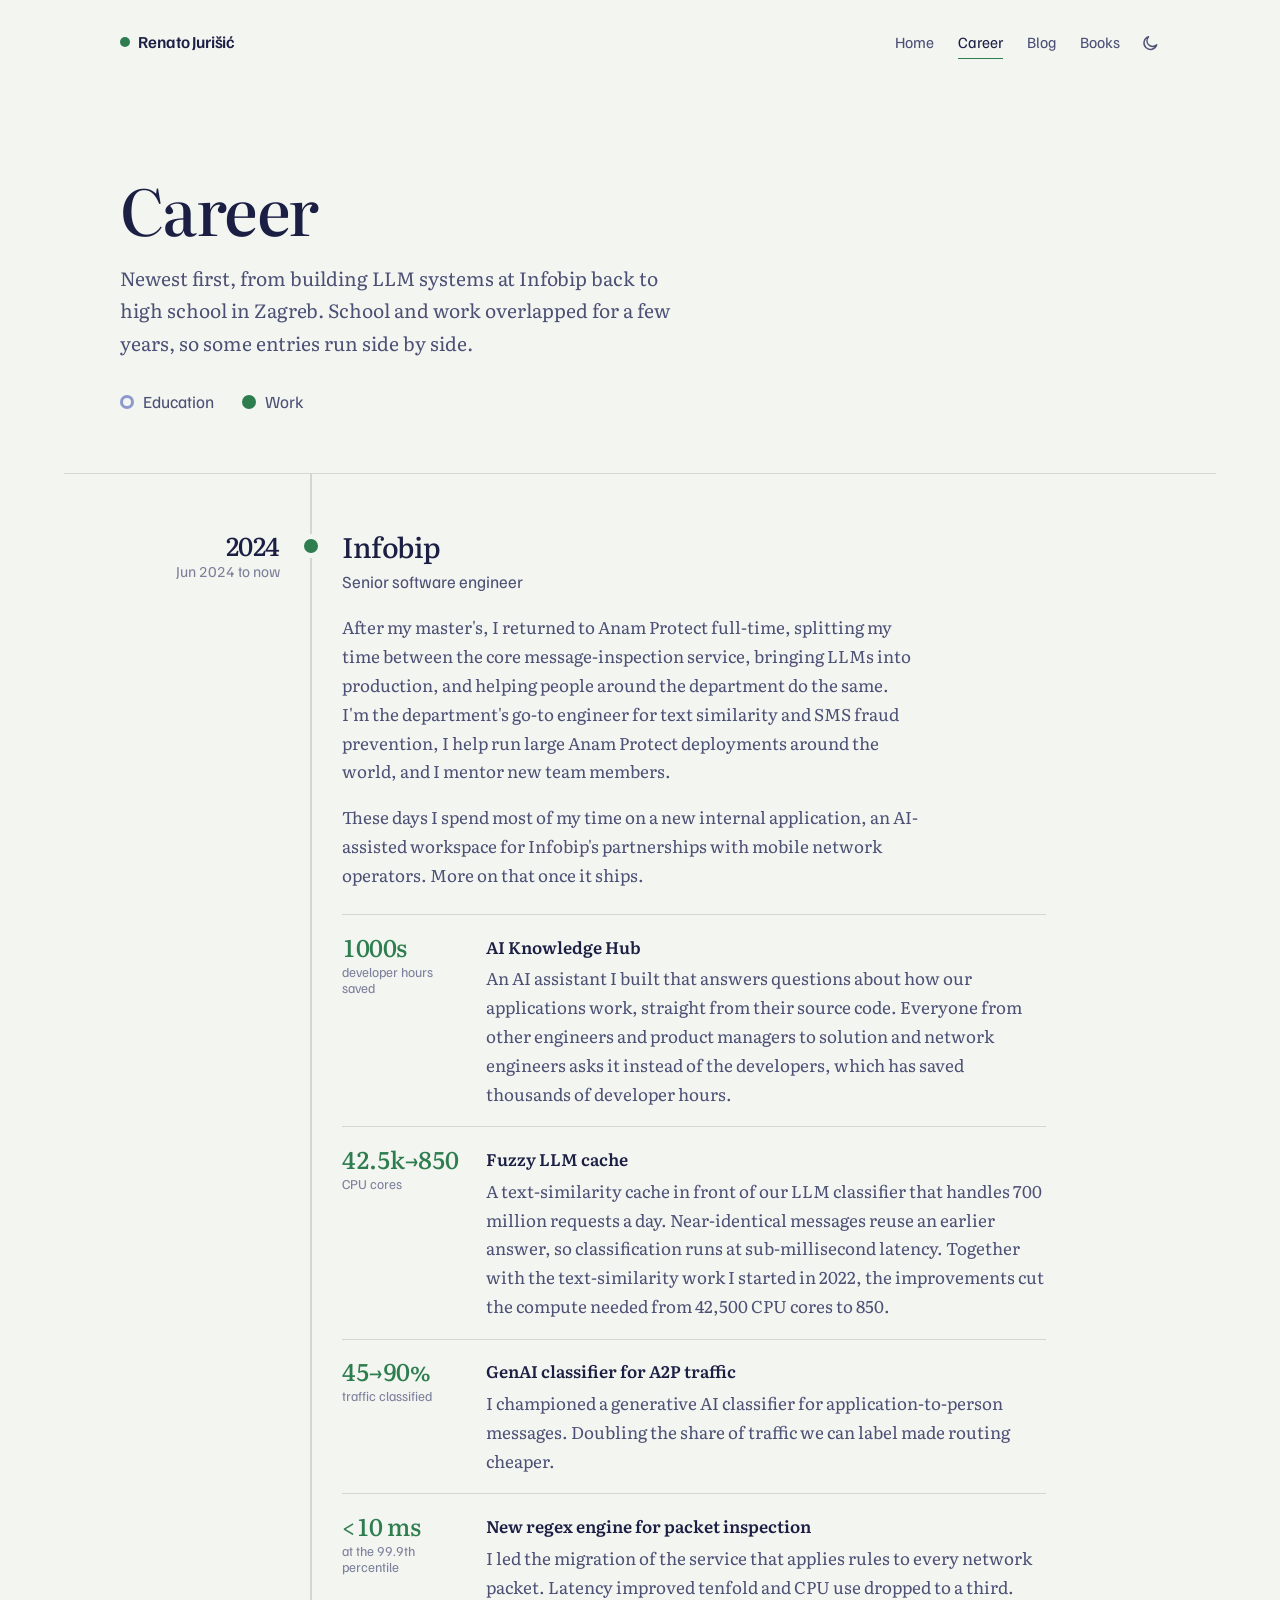
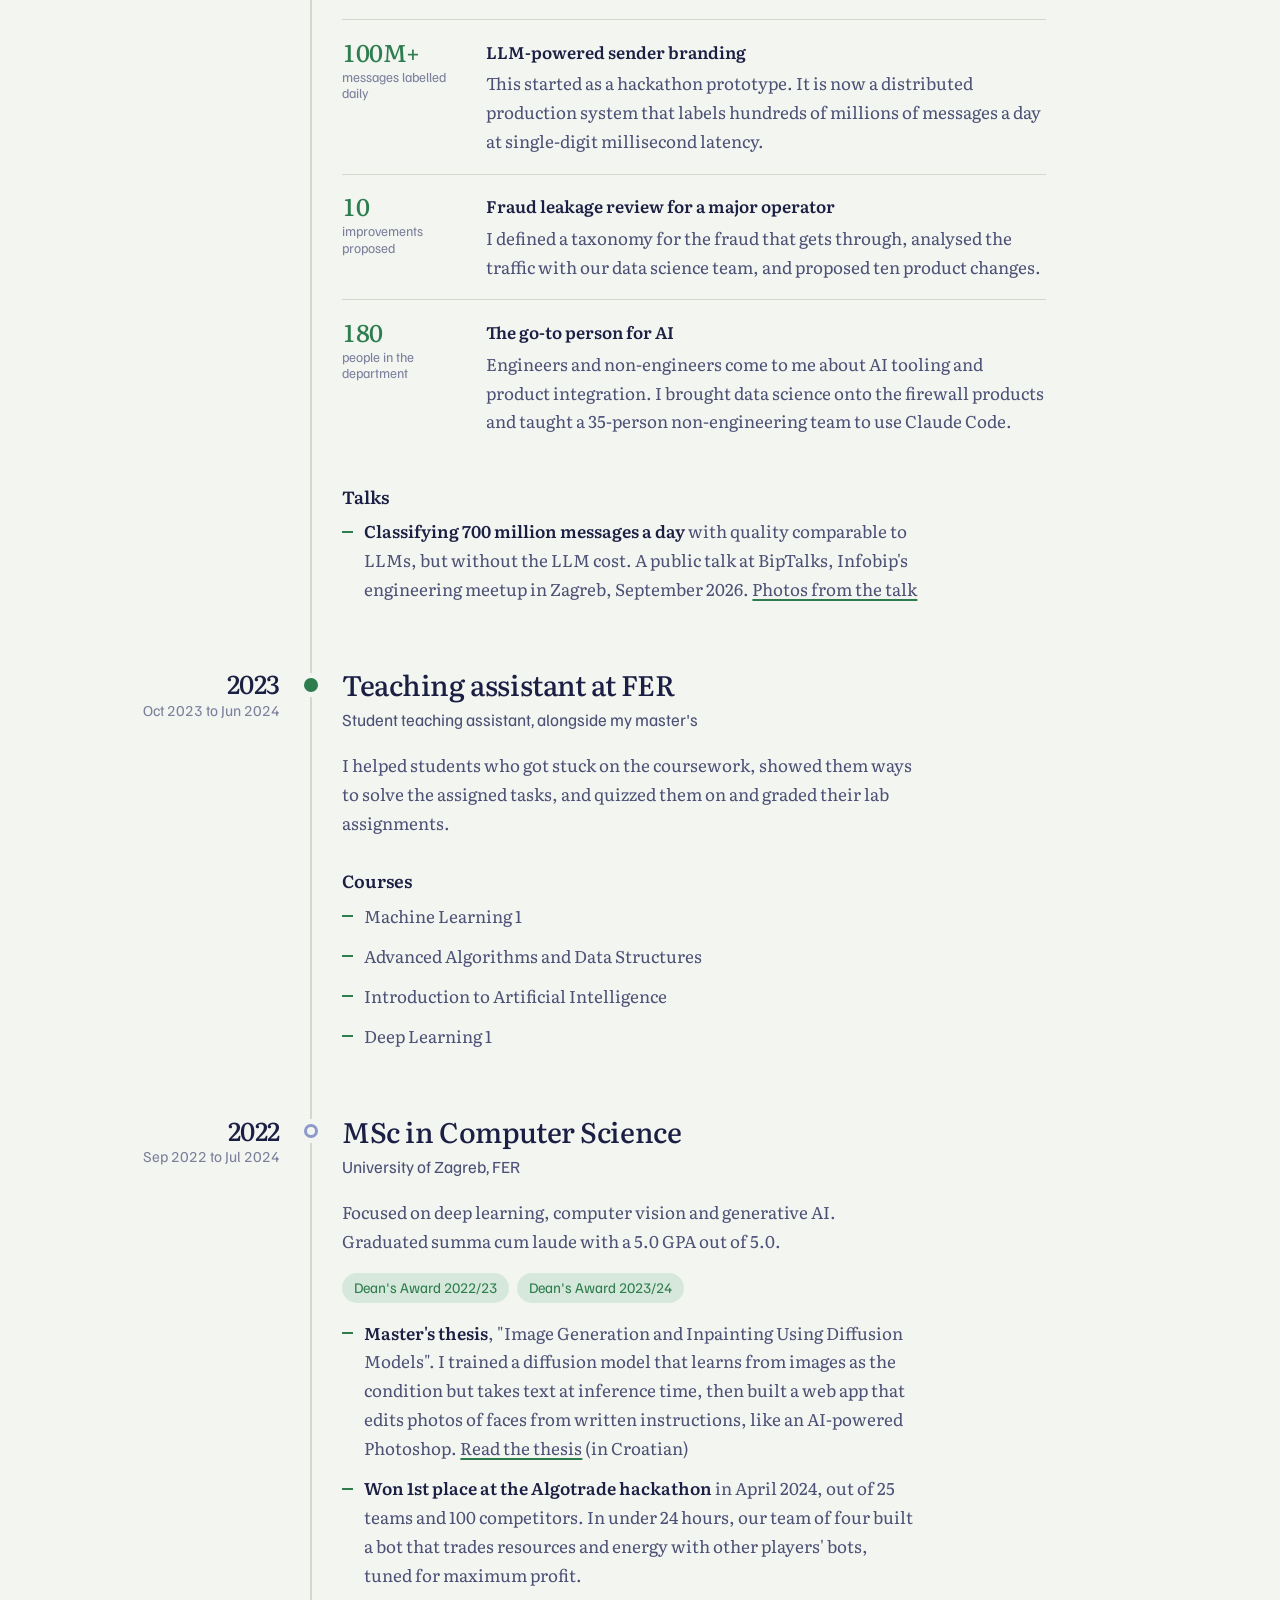
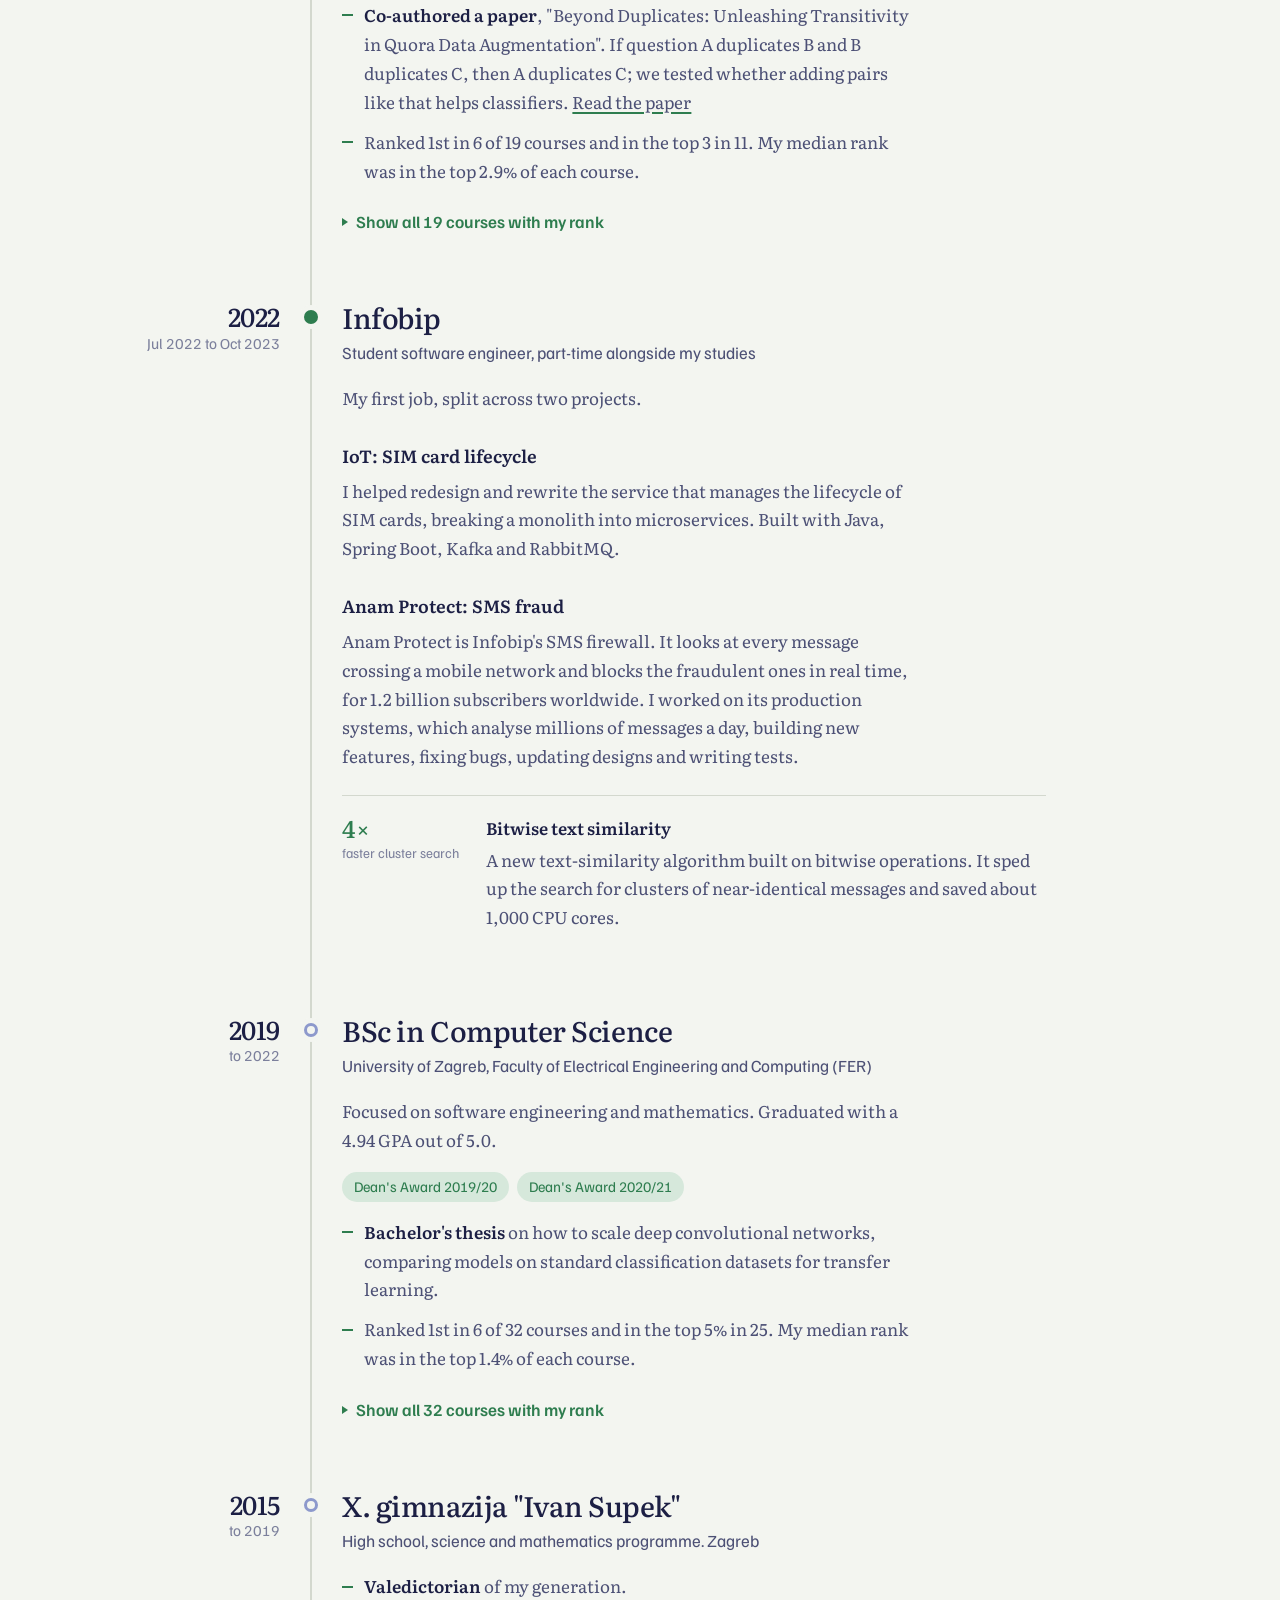
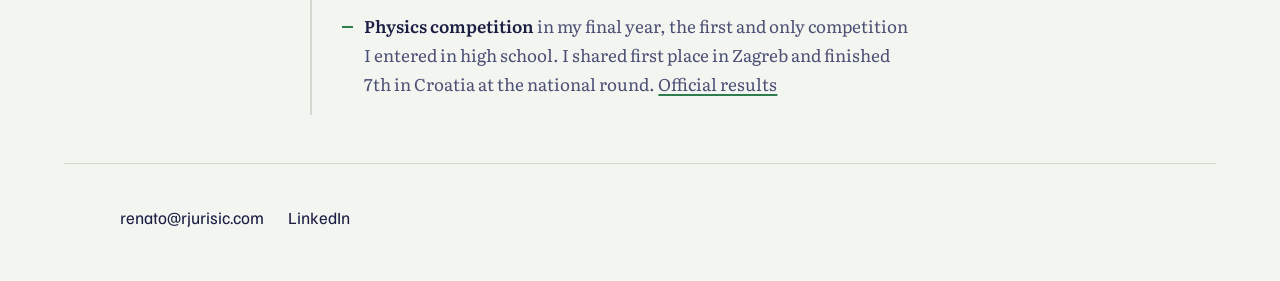
<file: career.html>
<!doctype html>
<html lang="en">
<head>
<meta charset="utf-8">
<meta name="viewport" content="width=device-width, initial-scale=1">
<link rel="icon" href="images/favicon.svg" type="image/svg+xml">
<link rel="icon" href="images/favicon.png" type="image/png" sizes="32x32">
<link rel="apple-touch-icon" href="images/apple-touch-icon.png">
<title>Career · Renato Jurišić</title>
<meta name="description" content="Renato Jurišić's education and work, from high school in Zagreb to senior software engineer at Infobip.">
<meta property="og:type" content="website">
<meta property="og:site_name" content="Renato Jurišić">
<meta property="og:title" content="Career · Renato Jurišić">
<meta property="og:description" content="Renato Jurišić's education and work, from high school in Zagreb to senior software engineer at Infobip.">
<meta property="og:image" content="https://rjurisic.com/images/og.png">
<meta property="og:image:width" content="1200">
<meta property="og:image:height" content="630">
<meta property="og:image:alt" content="Renato Jurišić, senior software engineer in Zagreb, beside a green strange attractor.">
<meta name="twitter:card" content="summary_large_image">
<link rel="preconnect" href="https://fonts.googleapis.com">
<link rel="preconnect" href="https://fonts.gstatic.com" crossorigin>
<link href="https://fonts.googleapis.com/css2?family=Familjen+Grotesk:wght@400;600&family=Literata:ital,opsz,wght@0,7..72,400;0,7..72,500;0,7..72,600;1,7..72,400&display=swap" rel="stylesheet">
<link rel="stylesheet" href="css/styles.css">
<script src="js/site.js"></script>
<style>
  /* Legend: the marker shapes used on the timeline */
  .legend {
    display: flex;
    gap: 0.5rem 1.75rem;
    flex-wrap: wrap;
    margin-top: 1.75rem;
    font-family: var(--sans);
    color: var(--ink-soft);
  }
  .legend span { display: inline-flex; align-items: center; gap: 0.55rem; }

  .dot {
    display: inline-block;
    width: 14px;
    height: 14px;
    border-radius: 50%;
    flex-shrink: 0;
  }
  .dot.edu { background: var(--paper); border: 3px solid var(--bloom); }
  .dot.work { background: var(--leaf); border: 3px solid var(--leaf); }

  /* ── Timeline ── */
  .timeline {
    list-style: none;
    margin: 0;
    padding: clamp(2rem, 5vw, 3.5rem) 0 1rem;
    margin-bottom: clamp(1.5rem, 4vw, 3rem);
    position: relative;
    --when: 10rem;
    --gap: 1.5rem;
  }
  /* The rail */
  .timeline::before {
    content: "";
    position: absolute;
    top: 0;
    bottom: 0;
    left: calc(var(--when) + var(--gap) + 6px);
    width: 2px;
    background: var(--rule);
  }
  .entry {
    display: grid;
    grid-template-columns: var(--when) 14px minmax(0, 1fr);
    gap: 0 var(--gap);
    padding-bottom: clamp(2.5rem, 6vw, 4rem);
    position: relative;
  }
  .entry:last-child { padding-bottom: 0; }

  .when {
    text-align: right;
    font-family: var(--sans);
    color: var(--ink-faint);
    font-size: 0.95rem;
    line-height: 1.4;
  }
  .when .year {
    display: block;
    font-family: var(--serif);
    font-size: 1.6rem;
    font-weight: 500;
    color: var(--ink);
    letter-spacing: -0.015em;
    line-height: 1.2;
    font-variant-numeric: lining-nums;
  }

  .entry .dot {
    margin-top: 0.6rem;
    position: relative;
    z-index: 1;
    box-shadow: 0 0 0 5px var(--paper);
  }

  .body { max-width: 44rem; }
  .body h2 {
    font-size: clamp(1.4rem, 2.6vw, 1.75rem);
    font-weight: 500;
    letter-spacing: -0.015em;
    line-height: 1.2;
    margin: 0 0 0.3rem;
  }
  .body .role {
    font-family: var(--sans);
    color: var(--ink-soft);
    margin: 0 0 1rem;
  }
  .body > p { max-width: var(--measure); color: var(--ink-soft); }
  .body .sub {
    font-size: 1.1rem;
    font-weight: 600;
    margin: 1.75rem 0 0.35rem;
  }
  .body > p:last-child { margin-bottom: 0; }

  .tags { display: flex; gap: 0.5rem; flex-wrap: wrap; margin: 0 0 1rem; padding: 0; list-style: none; }
  .tags li {
    font-family: var(--sans);
    font-size: 0.92rem;
    background: var(--leaf-soft);
    color: var(--leaf);
    border-radius: 999px;
    padding: 0.15rem 0.75rem;
  }

  /* Plain highlights */
  .points {
    list-style: none;
    margin: 0;
    padding: 0;
    max-width: var(--measure);
  }
  .points li {
    position: relative;
    padding-left: 1.4rem;
    margin-bottom: 0.7rem;
    color: var(--ink-soft);
  }
  .points li::before {
    content: "";
    position: absolute;
    left: 0;
    top: 0.8em;
    width: 0.7rem;
    height: 2px;
    background: var(--leaf);
  }
  .points li:last-child { margin-bottom: 0; }
  .points strong { color: var(--ink); font-weight: 600; }

  /* Highlights with a headline number */
  .wins {
    list-style: none;
    margin: 1.5rem 0 0;
    padding: 0;
  }
  .wins li {
    display: grid;
    grid-template-columns: 7.5rem 1fr;
    gap: 0 1.5rem;
    padding: 1.1rem 0;
    border-top: 1px solid var(--rule);
  }
  .wins .num {
    font-size: 1.5rem;
    line-height: 1.2;
    font-weight: 500;
    color: var(--leaf);
    font-variant-numeric: lining-nums tabular-nums;
    letter-spacing: -0.02em;
  }
  .wins .num small {
    display: block;
    font-family: var(--sans);
    font-size: 0.85rem;
    letter-spacing: 0;
    color: var(--ink-faint);
    font-weight: 400;
    margin-top: 0.15rem;
  }
  .wins h3 { font-size: 1.05rem; font-weight: 600; margin: 0 0 0.2rem; }
  .wins p { margin: 0; color: var(--ink-soft); }


  /* Course rankings, collapsed by default */
  .courses { margin-top: 1.25rem; max-width: 40rem; }
  .courses summary {
    display: inline-flex;
    align-items: center;
    gap: 0.5rem;
    cursor: pointer;
    font-family: var(--sans);
    font-weight: 600;
    color: var(--leaf);
    list-style: none;
  }
  .courses summary::-webkit-details-marker { display: none; }
  .courses summary::before {
    content: "";
    width: 0;
    height: 0;
    border-left: 6px solid currentColor;
    border-top: 4.5px solid transparent;
    border-bottom: 4.5px solid transparent;
    transition: transform 0.15s ease;
  }
  .courses[open] summary::before { transform: rotate(90deg); }
  .courses summary:hover { color: var(--ink); }
  .courses table {
    width: 100%;
    border-collapse: collapse;
    margin-top: 1rem;
    font-size: 0.98rem;
  }
  .courses caption {
    caption-side: bottom;
    text-align: left;
    font-family: var(--sans);
    font-size: 0.9rem;
    color: var(--ink-faint);
    padding-top: 0.75rem;
  }
  .courses thead th {
    font-family: var(--sans);
    font-weight: 400;
    font-size: 0.9rem;
    color: var(--ink-faint);
    text-align: left;
    padding: 0 0 0.4rem;
    border-bottom: 1px solid var(--rule);
  }
  .courses .sem th {
    font-family: var(--sans);
    font-weight: 600;
    font-size: 0.92rem;
    color: var(--ink);
    text-align: left;
    padding: 1rem 0 0.3rem;
  }
  .courses td {
    padding: 0.3rem 0;
    color: var(--ink-soft);
    vertical-align: top;
    border-bottom: 1px solid var(--rule);
  }
  .courses .n {
    text-align: right;
    white-space: nowrap;
    padding-left: 1rem;
    font-variant-numeric: tabular-nums lining-nums;
  }
  .courses .first td { color: var(--ink); }
  .courses .first td:last-child { color: var(--leaf); font-weight: 600; }

  @media (max-width: 680px) {
    .timeline { --when: 0rem; --gap: 1.1rem; }
    .timeline::before { left: 6px; }
    .entry { grid-template-columns: 14px minmax(0, 1fr); }
    .entry .dot { grid-column: 1; grid-row: 1; }
    .when { grid-column: 2; grid-row: 1; text-align: left; margin-bottom: 0.5rem; }
    .body { grid-column: 2; }
  }
  @media (max-width: 480px) {
    .wins li { grid-template-columns: 1fr; gap: 0.35rem; }
  }

</style>
</head>
<body>

<header class="site-header wrap">
  <a class="site-name" href="index.html">Renato Jurišić</a>
  <nav class="site-nav" aria-label="Main">
    <a href="index.html">Home</a>
    <a href="career.html" aria-current="page">Career</a>
    <a href="blog.html">Blog</a>
    <a href="books.html">Books</a>
  </nav>
  <button class="theme-toggle" type="button" aria-label="Switch to dark mode">
    <svg class="icon-moon" viewBox="0 0 24 24" aria-hidden="true"><path d="M20.5 14.1A8.5 8.5 0 1 1 9.9 3.5a6.6 6.6 0 0 0 10.6 10.6z"/></svg>
    <svg class="icon-sun" viewBox="0 0 24 24" aria-hidden="true"><circle cx="12" cy="12" r="4.2"/><path d="M12 2v2.2M12 19.8V22M2 12h2.2M19.8 12H22M4.9 4.9l1.6 1.6M17.5 17.5l1.6 1.6M4.9 19.1l1.6-1.6M17.5 6.5l1.6-1.6"/></svg>
  </button>
</header>

<main>
  <div class="page-intro wrap">
    <h1>Career</h1>
    <p>Newest first, from building LLM systems at Infobip back to high school in Zagreb. School and work overlapped for a few years, so some entries run side by side.</p>
    <div class="legend" aria-hidden="true">
      <span><i class="dot edu"></i>Education</span>
      <span><i class="dot work"></i>Work</span>
    </div>
  </div>

  <div class="wrap">
    <ol class="timeline">

      <!-- Infobip senior -->
      <li class="entry">
        <div class="when"><span class="year">2024</span>Jun 2024 to now</div>
        <i class="dot work" role="img" aria-label="Work"></i>
        <div class="body">
          <h2>Infobip</h2>
          <p class="role">Senior software engineer</p>
          <p>After my master's, I returned to Anam Protect full-time, splitting my time between the core message-inspection service, bringing LLMs into production, and helping people around the department do the same. I'm the department's go-to engineer for text similarity and SMS fraud prevention, I help run large Anam Protect deployments around the world, and I mentor new team members.</p>
          <p>These days I spend most of my time on a new internal application, an AI-assisted workspace for Infobip's partnerships with mobile network operators. More on that once it ships.</p>
          <ul class="wins">
            <li>
              <div class="num">1000s<small>developer hours saved</small></div>
              <div>
                <h3>AI Knowledge Hub</h3>
                <p>An AI assistant I built that answers questions about how our applications work, straight from their source code. Everyone from other engineers and product managers to solution and network engineers asks it instead of the developers, which has saved thousands of developer hours.</p>
              </div>
            </li>
            <li>
              <div class="num">42.5k→850<small>CPU cores</small></div>
              <div>
                <h3>Fuzzy LLM cache</h3>
                <p>A text-similarity cache in front of our LLM classifier that handles 700 million requests a day. Near-identical messages reuse an earlier answer, so classification runs at sub-millisecond latency. Together with the text-similarity work I started in 2022, the improvements cut the compute needed from 42,500 CPU cores to 850.</p>
              </div>
            </li>
            <li>
              <div class="num">45→90%<small>traffic classified</small></div>
              <div>
                <h3>GenAI classifier for A2P traffic</h3>
                <p>I championed a generative AI classifier for application-to-person messages. Doubling the share of traffic we can label made routing cheaper.</p>
              </div>
            </li>
            <li>
              <div class="num">&lt;10 ms<small>at the 99.9th percentile</small></div>
              <div>
                <h3>New regex engine for packet inspection</h3>
                <p>I led the migration of the service that applies rules to every network packet. Latency improved tenfold and CPU use dropped to a third.</p>
              </div>
            </li>
            <li>
              <div class="num">100M+<small>messages labelled daily</small></div>
              <div>
                <h3>LLM-powered sender branding</h3>
                <p>This started as a hackathon prototype. It is now a distributed production system that labels hundreds of millions of messages a day at single-digit millisecond latency.</p>
              </div>
            </li>
            <li>
              <div class="num">10<small>improvements proposed</small></div>
              <div>
                <h3>Fraud leakage review for a major operator</h3>
                <p>I defined a taxonomy for the fraud that gets through, analysed the traffic with our data science team, and proposed ten product changes.</p>
              </div>
            </li>
            <li>
              <div class="num">180<small>people in the department</small></div>
              <div>
                <h3>The go-to person for AI</h3>
                <p>Engineers and non-engineers come to me about AI tooling and product integration. I brought data science onto the firewall products and taught a 35-person non-engineering team to use Claude Code.</p>
              </div>
            </li>
          </ul>
          <h3 class="sub">Talks</h3>
          <ul class="points">
            <li><strong>Classifying 700 million messages a day</strong> with quality comparable to LLMs, but without the LLM cost. A public talk at BipTalks, Infobip's engineering meetup in Zagreb, September 2026. <a href="https://www.linkedin.com/feed/update/urn:li:activity:7513590797934686209/">Photos from the talk</a></li>
          </ul>
        </div>
      </li>

      <!-- Teaching -->
      <li class="entry">
        <div class="when"><span class="year">2023</span>Oct 2023 to Jun 2024</div>
        <i class="dot work" role="img" aria-label="Work"></i>
        <div class="body">
          <h2>Teaching assistant at FER</h2>
          <p class="role">Student teaching assistant, alongside my master's</p>
          <p>I helped students who got stuck on the coursework, showed them ways to solve the assigned tasks, and quizzed them on and graded their lab assignments.</p>
          <h3 class="sub">Courses</h3>
          <ul class="points">
            <li>Machine Learning 1</li>
            <li>Advanced Algorithms and Data Structures</li>
            <li>Introduction to Artificial Intelligence</li>
            <li>Deep Learning 1</li>
          </ul>
        </div>
      </li>

      <!-- MSc -->
      <li class="entry">
        <div class="when"><span class="year">2022</span>Sep 2022 to Jul 2024</div>
        <i class="dot edu" role="img" aria-label="Education"></i>
        <div class="body">
          <h2>MSc in Computer Science</h2>
          <p class="role">University of Zagreb, FER</p>
          <p>Focused on deep learning, computer vision and generative AI. Graduated summa cum laude with a 5.0 GPA out of 5.0.</p>
          <ul class="tags" aria-label="Dean's Award years">
            <li>Dean's Award 2022/23</li>
            <li>Dean's Award 2023/24</li>
          </ul>
          <ul class="points">
            <li><strong>Master's thesis</strong>, "Image Generation and Inpainting Using Diffusion Models". I trained a diffusion model that learns from images as the condition but takes text at inference time, then built a web app that edits photos of faces from written instructions, like an AI-powered Photoshop. <a href="https://zir.nsk.hr/object/fer:12390">Read the thesis</a> (in Croatian)</li>
            <li><strong>Won 1st place at the Algotrade hackathon</strong> in April 2024, out of 25 teams and 100 competitors. In under 24 hours, our team of four built a bot that trades resources and energy with other players' bots, tuned for maximum profit.</li>
            <li><strong>Co-authored a paper</strong>, "Beyond Duplicates: Unleashing Transitivity in Quora Data Augmentation". If question A duplicates B and B duplicates C, then A duplicates C; we tested whether adding pairs like that helps classifiers. <a href="https://www.fer.unizg.hr/_download/repository/TAR-2023-ProjectReports.pdf#page=35">Read the paper</a></li>
            <li>Ranked 1st in 6 of 19 courses and in the top 3 in 11. My median rank was in the top 2.9% of each course.</li>
          </ul>
          <details class="courses">
            <summary>Show all 19 courses with my rank</summary>
            <table>
              <caption>Score is my share of the course's points. Rank is my place among everyone who took the course that year.</caption>
              <thead><tr><th scope="col">Course</th><th scope="col" class="n">Score</th><th scope="col" class="n">Rank</th></tr></thead>
              <tbody>
                <tr class="sem"><th scope="rowgroup" colspan="3">Semester 1</th></tr>
                <tr class="first"><td>Distributed Ledgers and Cryptocurrencies</td><td class="n">90%</td><td class="n">1st of 110</td></tr>
                <tr class="first"><td>Web Architecture, Protocols, and Services</td><td class="n">95%</td><td class="n">1st of 64</td></tr>
                <tr><td>Evolutionary Computing Optimization</td><td class="n">95.5%</td><td class="n">5th of 86</td></tr>
                <tr><td>Machine Learning 1</td><td class="n">93.7%</td><td class="n">7th of 347</td></tr>
                <tr><td>Advanced Algorithms and Data Structures</td><td class="n">94.7%</td><td class="n">9th of 376</td></tr>
                <tr><td>Knowledge Management</td><td class="n">90%</td><td class="n">44th of 622</td></tr>
              </tbody>
              <tbody>
                <tr class="sem"><th scope="rowgroup" colspan="3">Semester 2</th></tr>
                <tr class="first"><td>Parallel Programming</td><td class="n">98.5%</td><td class="n">1st of 269</td></tr>
                <tr class="first"><td>Analysis of Massive Datasets</td><td class="n">98.4%</td><td class="n">1st of 76</td></tr>
                <tr class="first"><td>Computational Methods in Modern Physics</td><td class="n">100%</td><td class="n">1st of 8</td></tr>
                <tr><td>Deep Learning 1</td><td class="n">98.5%</td><td class="n">2nd of 185</td></tr>
                <tr><td>Text Analysis and Retrieval</td><td class="n">92%</td><td class="n">12th of 52</td></tr>
                <tr><td>Research of Public Opinion in Acceptance of New Technologies</td><td class="n">89%</td><td class="n">24th of 441</td></tr>
              </tbody>
              <tbody>
                <tr class="sem"><th scope="rowgroup" colspan="3">Semester 3</th></tr>
                <tr class="first"><td>Competitive Programming</td><td class="n">92%</td><td class="n">1st of 39</td></tr>
                <tr><td>Neural Networks</td><td class="n">99%</td><td class="n">2nd of 179</td></tr>
                <tr><td>Computer Vision</td><td class="n">94.6%</td><td class="n">3rd of 80</td></tr>
                <tr><td>Deep Learning 2</td><td class="n">98%</td><td class="n">3rd of 54</td></tr>
                <tr><td>Distributed Big Data Processing</td><td class="n">95%</td><td class="n">3rd of 18</td></tr>
                <tr><td>Data Visualization</td><td class="n">91.9%</td><td class="n">4th of 138</td></tr>
                <tr><td>Intellectual Property in Industry</td><td class="n">88%</td><td class="n">151st of 466</td></tr>
              </tbody>
            </table>
          </details>
        </div>
      </li>

      <!-- Infobip part-time -->
      <li class="entry">
        <div class="when"><span class="year">2022</span>Jul 2022 to Oct 2023</div>
        <i class="dot work" role="img" aria-label="Work"></i>
        <div class="body">
          <h2>Infobip</h2>
          <p class="role">Student software engineer, part-time alongside my studies</p>
          <p>My first job, split across two projects.</p>
          <h3 class="sub">IoT: SIM card lifecycle</h3>
          <p>I helped redesign and rewrite the service that manages the lifecycle of SIM cards, breaking a monolith into microservices. Built with Java, Spring Boot, Kafka and RabbitMQ.</p>
          <h3 class="sub">Anam Protect: SMS fraud</h3>
          <p>Anam Protect is Infobip's SMS firewall. It looks at every message crossing a mobile network and blocks the fraudulent ones in real time, for 1.2 billion subscribers worldwide. I worked on its production systems, which analyse millions of messages a day, building new features, fixing bugs, updating designs and writing tests.</p>
          <ul class="wins">
            <li>
              <div class="num">4×<small>faster cluster search</small></div>
              <div>
                <h3>Bitwise text similarity</h3>
                <p>A new text-similarity algorithm built on bitwise operations. It sped up the search for clusters of near-identical messages and saved about 1,000 CPU cores.</p>
              </div>
            </li>
          </ul>
        </div>
      </li>

      <!-- BSc -->
      <li class="entry">
        <div class="when"><span class="year">2019</span>to 2022</div>
        <i class="dot edu" role="img" aria-label="Education"></i>
        <div class="body">
          <h2>BSc in Computer Science</h2>
          <p class="role">University of Zagreb, Faculty of Electrical Engineering and Computing (FER)</p>
          <p>Focused on software engineering and mathematics. Graduated with a 4.94 GPA out of 5.0.</p>
          <ul class="tags" aria-label="Dean's Award years">
            <li>Dean's Award 2019/20</li>
            <li>Dean's Award 2020/21</li>
          </ul>
          <ul class="points">
            <li><strong>Bachelor's thesis</strong> on how to scale deep convolutional networks, comparing models on standard classification datasets for transfer learning.</li>
            <li>Ranked 1st in 6 of 32 courses and in the top 5% in 25. My median rank was in the top 1.4% of each course.</li>
          </ul>
          <details class="courses">
            <summary>Show all 32 courses with my rank</summary>
            <table>
              <caption>Score is my share of the course's points. Rank is my place among everyone who took the course that year.</caption>
              <thead><tr><th scope="col">Course</th><th scope="col" class="n">Score</th><th scope="col" class="n">Rank</th></tr></thead>
              <tbody>
                <tr class="sem"><th scope="rowgroup" colspan="3">Semester 1</th></tr>
                <tr class="first"><td>Mathematical Analysis 1</td><td class="n">98%</td><td class="n">1st of 733</td></tr>
                <tr><td>Digital Logic</td><td class="n">97.3%</td><td class="n">4th of 742</td></tr>
                <tr><td>Introduction to Programming</td><td class="n">94.5%</td><td class="n">7th of 721</td></tr>
                <tr><td>Linear Algebra</td><td class="n">98%</td><td class="n">11th of 793</td></tr>
                <tr><td>Communication Skills</td><td class="n">92.6%</td><td class="n">116th of 670</td></tr>
              </tbody>
              <tbody>
                <tr class="sem"><th scope="rowgroup" colspan="3">Semester 2</th></tr>
                <tr class="first"><td>Physics</td><td class="n">100%</td><td class="n">1st of 810</td></tr>
                <tr><td>Fundamentals of Electrical Engineering</td><td class="n">95.8%</td><td class="n">5th of 721</td></tr>
                <tr><td>Mathematical Analysis 2</td><td class="n">95%</td><td class="n">9th of 818</td></tr>
                <tr><td>Object Oriented Programming</td><td class="n">88%</td><td class="n">32nd of 836</td></tr>
                <tr><td>Management in Engineering</td><td class="n">86%</td><td class="n">43rd of 364</td></tr>
              </tbody>
              <tbody>
                <tr class="sem"><th scope="rowgroup" colspan="3">Semester 3</th></tr>
                <tr class="first"><td>Algorithms and Data Structures</td><td class="n">99%</td><td class="n">1st of 475</td></tr>
                <tr class="first"><td>Probability and Statistics</td><td class="n">98%</td><td class="n">1st of 541</td></tr>
                <tr><td>Computer Architecture 1</td><td class="n">93.5%</td><td class="n">5th of 484</td></tr>
                <tr><td>Discrete Mathematics 1</td><td class="n">98%</td><td class="n">6th of 505</td></tr>
                <tr><td>Information Theory</td><td class="n">86%</td><td class="n">16th of 705</td></tr>
                <tr><td>Engineering Economics 1</td><td class="n">90%</td><td class="n">16th of 385</td></tr>
              </tbody>
              <tbody>
                <tr class="sem"><th scope="rowgroup" colspan="3">Semester 4</th></tr>
                <tr class="first"><td>Operating Systems</td><td class="n">98.5%</td><td class="n">1st of 489</td></tr>
                <tr><td>Databases</td><td class="n">91.1%</td><td class="n">5th of 511</td></tr>
                <tr><td>Introduction to Theoretical Computer Science</td><td class="n">93.2%</td><td class="n">5th of 473</td></tr>
                <tr><td>Web Software Development</td><td class="n">93%</td><td class="n">7th of 512</td></tr>
                <tr><td>Communication Networks</td><td class="n">94.5%</td><td class="n">12th of 559</td></tr>
                <tr><td>Risk Management</td><td class="n">92%</td><td class="n">393rd of 700</td></tr>
              </tbody>
              <tbody>
                <tr class="sem"><th scope="rowgroup" colspan="3">Semester 5</th></tr>
                <tr><td>Statistical Data Analysis</td><td class="n">93.5%</td><td class="n">5th of 182</td></tr>
                <tr><td>Selected Topics in Software Development 1</td><td class="n">95.4%</td><td class="n">6th of 101</td></tr>
                <tr><td>Software Engineering</td><td class="n">92.2%</td><td class="n">9th of 446</td></tr>
                <tr><td>Programming Language Translation</td><td class="n">76.1%</td><td class="n">22nd of 459</td></tr>
                <tr><td>Environmental Sustainability and Climate Change Mitigation</td><td class="n">85%</td><td class="n">29th of 261</td></tr>
              </tbody>
              <tbody>
                <tr class="sem"><th scope="rowgroup" colspan="3">Semester 6</th></tr>
                <tr class="first"><td>Design Patterns</td><td class="n">93.7%</td><td class="n">1st of 114</td></tr>
                <tr><td>Stochastic Processes</td><td class="n">96%</td><td class="n">3rd of 40</td></tr>
                <tr><td>Computer Security</td><td class="n">96%</td><td class="n">4th of 446</td></tr>
                <tr><td>Basic Design Principles</td><td class="n">95%</td><td class="n">20th of 70</td></tr>
                <tr><td>Introduction to Artificial Intelligence</td><td class="n">89.9%</td><td class="n">21st of 504</td></tr>
              </tbody>
            </table>
          </details>
        </div>
      </li>

      <!-- High school -->
      <li class="entry">
        <div class="when"><span class="year">2015</span>to 2019</div>
        <i class="dot edu" role="img" aria-label="Education"></i>
        <div class="body">
          <h2>X. gimnazija "Ivan Supek"</h2>
          <p class="role">High school, science and mathematics programme. Zagreb</p>
          <ul class="points">
            <li><strong>Valedictorian</strong> of my generation.</li>
            <li><strong>Physics competition</strong> in my final year, the first and only competition I entered in high school. I shared first place in Zagreb and finished 7th in Croatia at the national round. <a href="http://rezultati.natjecanja-iz-fizike.net/">Official results</a></li>
          </ul>
        </div>
      </li>

    </ol>
  </div>

</main>

<footer class="site-footer wrap">
  <ul>
    <li><a href="mailto:renato@rjurisic.com">renato@rjurisic.com</a></li>
    <li><a href="https://linkedin.com/in/renato-jurisic5">LinkedIn</a></li>
  </ul>
</footer>

</body>
</html>
</file>
<file: css/styles.css>
/* Renato Jurišić — personal site
   Palette: blueberry ink, leaf green, blueberry bloom on cool paper. */

:root {
  --paper: #F3F5F0;
  --paper-deep: #E7EBE3;
  --ink: #1C1F44;
  --ink-soft: #4C5075;
  --ink-faint: #7C809C;
  --leaf: #2E7D4F;
  --leaf-soft: #D6E8DB;
  --bloom: #8D99CC;
  --rule: #D3D8CE;

  --serif: "Literata", Georgia, serif;
  --sans: "Familjen Grotesk", system-ui, sans-serif;

  --measure: 36rem;
  --gutter: clamp(16px, 5vw, 56px);
  color-scheme: light;
}

@media (prefers-color-scheme: dark) {
  :root:not([data-theme="light"]) {
    --paper: #14162E;
    --paper-deep: #1C1F3D;
    --ink: #E6E8F2;
    --ink-soft: #AEB2CE;
    --ink-faint: #7F84A6;
    --leaf: #74D198;
    --leaf-soft: #22412F;
    --bloom: #7F8BC4;
    --rule: #2C2F52;
    color-scheme: dark;
  }
}
:root[data-theme="dark"] {
  --paper: #14162E;
  --paper-deep: #1C1F3D;
  --ink: #E6E8F2;
  --ink-soft: #AEB2CE;
  --ink-faint: #7F84A6;
  --leaf: #74D198;
  --leaf-soft: #22412F;
  --bloom: #7F8BC4;
  --rule: #2C2F52;
  color-scheme: dark;
}

*, *::before, *::after { box-sizing: border-box; }

html { -webkit-text-size-adjust: 100%; }

body {
  margin: 0;
  background: var(--paper);
  color: var(--ink);
  font-family: var(--serif);
  font-size: 1.0625rem;
  line-height: 1.7;
  font-optical-sizing: auto;
  -webkit-font-smoothing: antialiased;
}

a {
  color: inherit;
  text-decoration-color: var(--leaf);
  text-decoration-thickness: 1.5px;
  text-underline-offset: 0.2em;
}
a:hover { color: var(--leaf); }

:focus-visible {
  outline: 2px solid var(--leaf);
  outline-offset: 3px;
  border-radius: 2px;
}

p { margin: 0 0 1em; }
strong { font-weight: 600; }

.wrap {
  max-width: 72rem;
  margin: 0 auto;
  padding: 0 var(--gutter);
}

/* ── Site header ── */
.site-header {
  display: flex;
  align-items: baseline;
  justify-content: space-between;
  gap: 1.5rem;
  flex-wrap: wrap;
  padding-top: 1.75rem;
  padding-bottom: 1.75rem;
  font-family: var(--sans);
}

.site-name {
  font-weight: 600;
  font-size: 1.05rem;
  text-decoration: none;
  letter-spacing: -0.01em;
}
.site-name:hover { color: var(--ink); }
/* The home page heading already shows the name; keep the space so the nav stays put */
.home .site-name { visibility: hidden; }
.site-name::before {
  content: "";
  display: inline-block;
  width: 0.6em;
  height: 0.6em;
  margin-right: 0.5em;
  border-radius: 50%;
  background: var(--leaf);
  vertical-align: 0.05em;
}

.site-nav {
  margin-left: auto;
  display: flex;
  gap: 1.5rem;
  flex-wrap: wrap;
  font-size: 0.98rem;
}
.site-nav a {
  text-decoration: none;
  color: var(--ink-soft);
  padding-bottom: 2px;
  border-bottom: 1.5px solid transparent;
}
.site-nav a:hover { color: var(--ink); }
.site-nav a[aria-current="page"] {
  color: var(--ink);
  border-bottom-color: var(--leaf);
}

/* ── Page intro (inner pages) ── */
.page-intro {
  padding-top: clamp(2.5rem, 8vw, 5.5rem);
  padding-bottom: clamp(2rem, 5vw, 3.5rem);
  border-bottom: 1px solid var(--rule);
}
.page-intro h1 {
  font-size: clamp(2.4rem, 6vw, 4rem);
  font-weight: 500;
  line-height: 1.05;
  letter-spacing: -0.025em;
  margin: 0 0 1.25rem;
}
.page-intro p {
  max-width: var(--measure);
  font-size: 1.2rem;
  color: var(--ink-soft);
  margin: 0;
}

/* ── Generic section ── */
.section {
  padding-top: clamp(2.5rem, 6vw, 4.5rem);
  padding-bottom: clamp(2.5rem, 6vw, 4.5rem);
}
.section + .section { border-top: 1px solid var(--rule); }

.section-head {
  font-size: 1.6rem;
  font-weight: 500;
  letter-spacing: -0.015em;
  line-height: 1.2;
  margin: 0 0 1.75rem;
}

/* Two-column: heading left, content right */
.split {
  display: grid;
  grid-template-columns: 16rem minmax(0, 1fr);
  gap: 1rem 3rem;
}
.split > .section-head { margin: 0; }
.split .prose { max-width: var(--measure); }

@media (max-width: 760px) {
  .split { grid-template-columns: 1fr; }
}

/* ── Buttons & links ── */
.actions {
  display: flex;
  flex-wrap: wrap;
  gap: 0.75rem 1.5rem;
  align-items: center;
  font-family: var(--sans);
}
.button {
  display: inline-block;
  font-family: var(--sans);
  font-size: 1rem;
  font-weight: 600;
  text-decoration: none;
  background: var(--ink);
  color: var(--paper);
  padding: 0.7rem 1.2rem;
  border-radius: 999px;
  border: 0;
  cursor: pointer;
}
.button:hover { background: var(--leaf); color: var(--paper); }
.text-link {
  font-weight: 600;
  font-size: 1rem;
}

/* ── Footer ── */
.site-footer {
  border-top: 1px solid var(--rule);
  margin-top: 2rem;
  padding-top: 2.5rem;
  padding-bottom: 3rem;
  font-family: var(--sans);
  color: var(--ink-soft);
  display: flex;
  justify-content: space-between;
  gap: 1rem 2rem;
  flex-wrap: wrap;
}
.site-footer ul {
  list-style: none;
  margin: 0;
  padding: 0;
  display: flex;
  gap: 1.5rem;
  flex-wrap: wrap;
}
.site-footer a { text-decoration: none; color: var(--ink); }
.site-footer a:hover { color: var(--leaf); }

/* ── Theme toggle (in the header): moon in light mode, sun in dark ── */
.theme-toggle {
  align-self: center;
  display: inline-grid;
  place-items: center;
  width: 2.25rem;
  height: 2.25rem;
  margin: -0.5rem -0.5rem -0.5rem -0.75rem;
  padding: 0;
  background: none;
  border: none;
  border-radius: 50%;
  color: var(--ink-soft);
  cursor: pointer;
}
.theme-toggle:hover { color: var(--ink); background: var(--paper-deep); }
.theme-toggle svg {
  grid-area: 1 / 1;
  width: 1.15rem;
  height: 1.15rem;
  fill: none;
  stroke: currentColor;
  stroke-width: 1.8;
  stroke-linecap: round;
  stroke-linejoin: round;
}
.theme-toggle .icon-sun { display: none; }
:root[data-theme="dark"] .theme-toggle .icon-sun { display: block; }
:root[data-theme="dark"] .theme-toggle .icon-moon { display: none; }
@media (prefers-color-scheme: dark) {
  :root:not([data-theme="light"]) .theme-toggle .icon-sun { display: block; }
  :root:not([data-theme="light"]) .theme-toggle .icon-moon { display: none; }
}

/* Narrow screens: name and toggle on the first line, nav below */
@media (max-width: 560px) {
  .site-header { row-gap: 1rem; }
  .site-nav { order: 1; flex-basis: 100%; margin-left: 0; }
  .theme-toggle { margin-left: auto; }
}

@media (prefers-reduced-motion: reduce) {
  *, *::before, *::after { transition: none !important; animation: none !important; }
}
</file>
